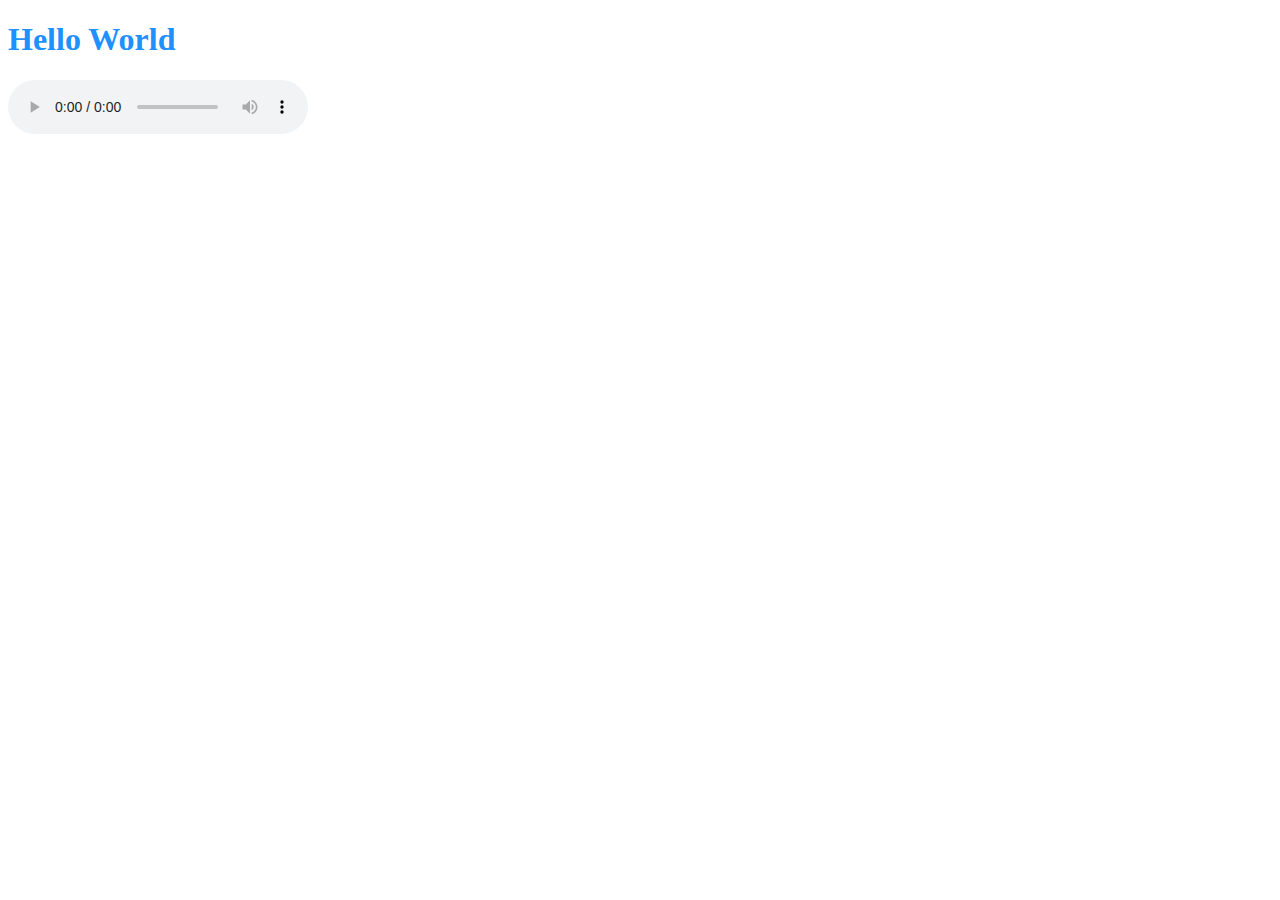
<file: index.html>
<!DOCTYPE html>
<html>
	<head>
		<title>Hello World</title>
	</head>
	<body>
		<h1 style="color:DodgerBlue;">Hello World</h1>
    <audio
        id="sea-waves"
        controls
        src="http://soundbible.com/grab.php?id=885&type=mp3">
        Your browser does not support the <code>audio</code> element.
    </audio>
	</body>
</html>
</file>
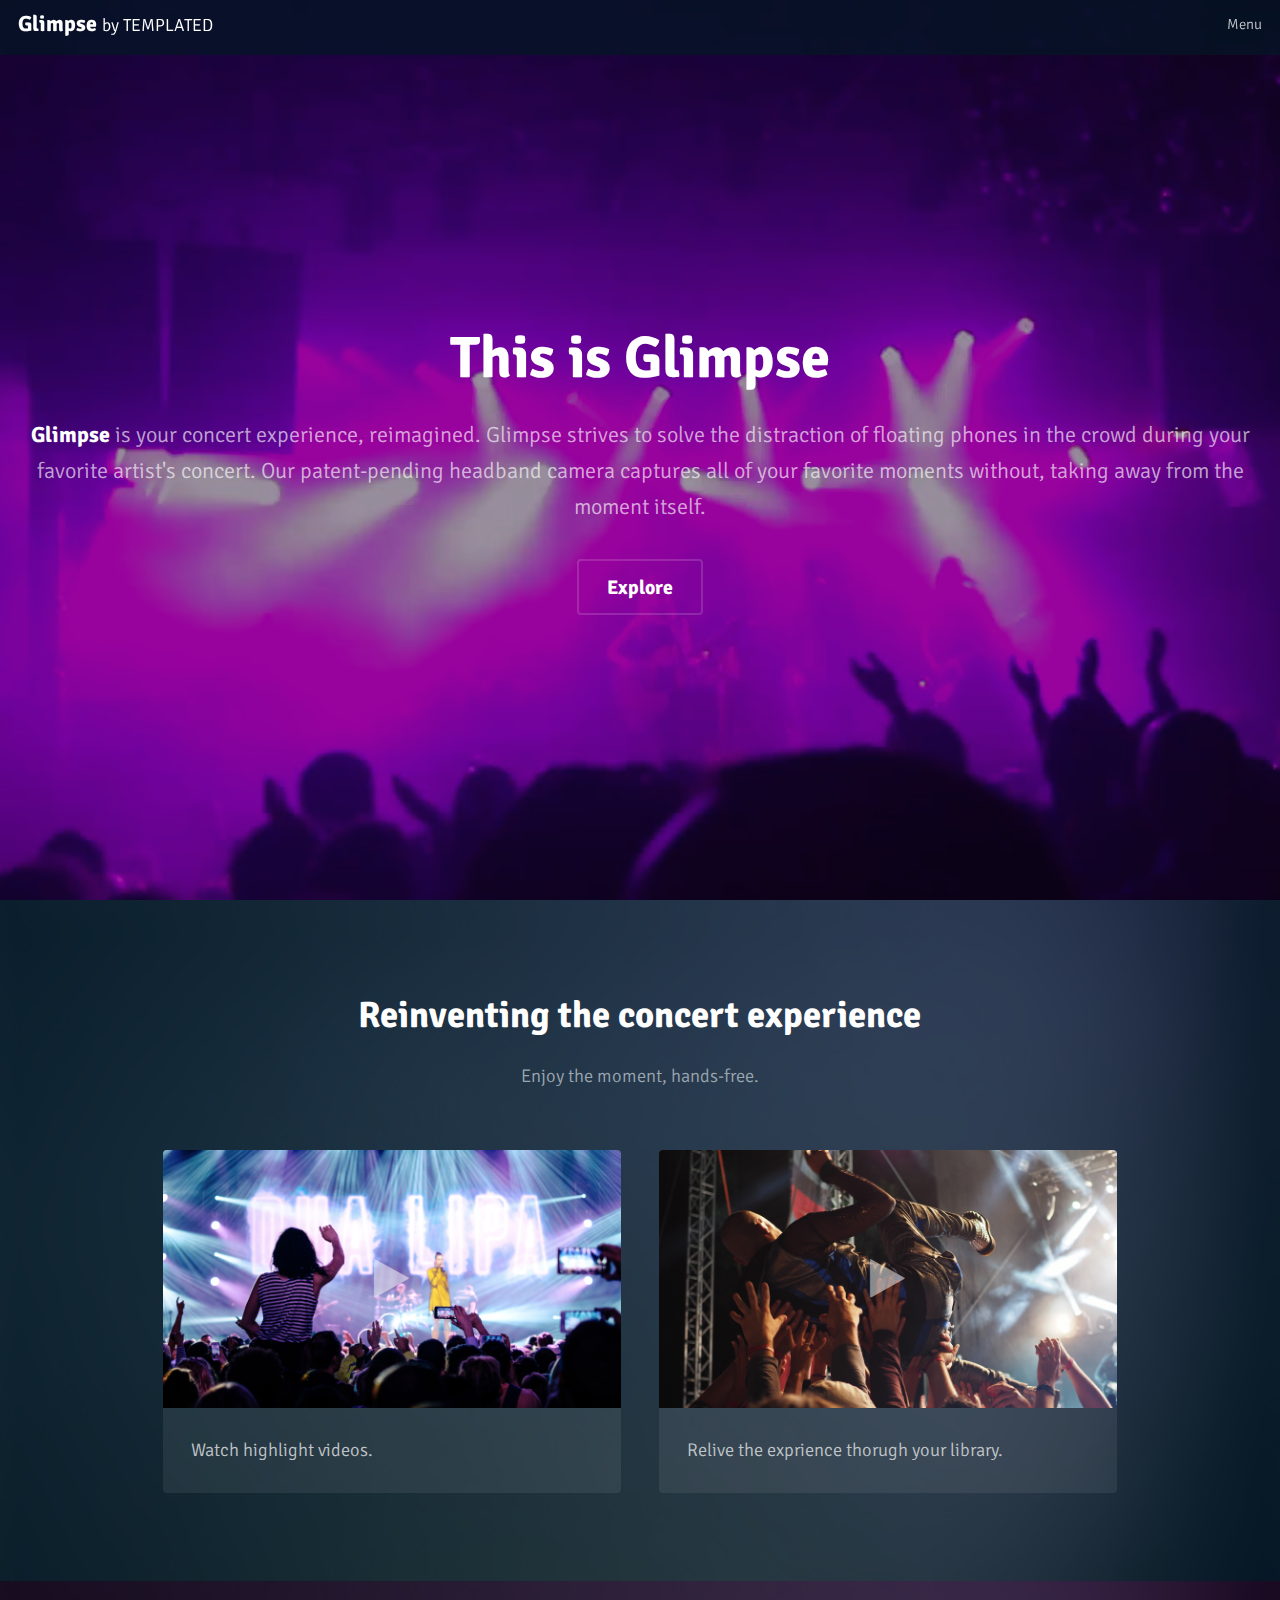
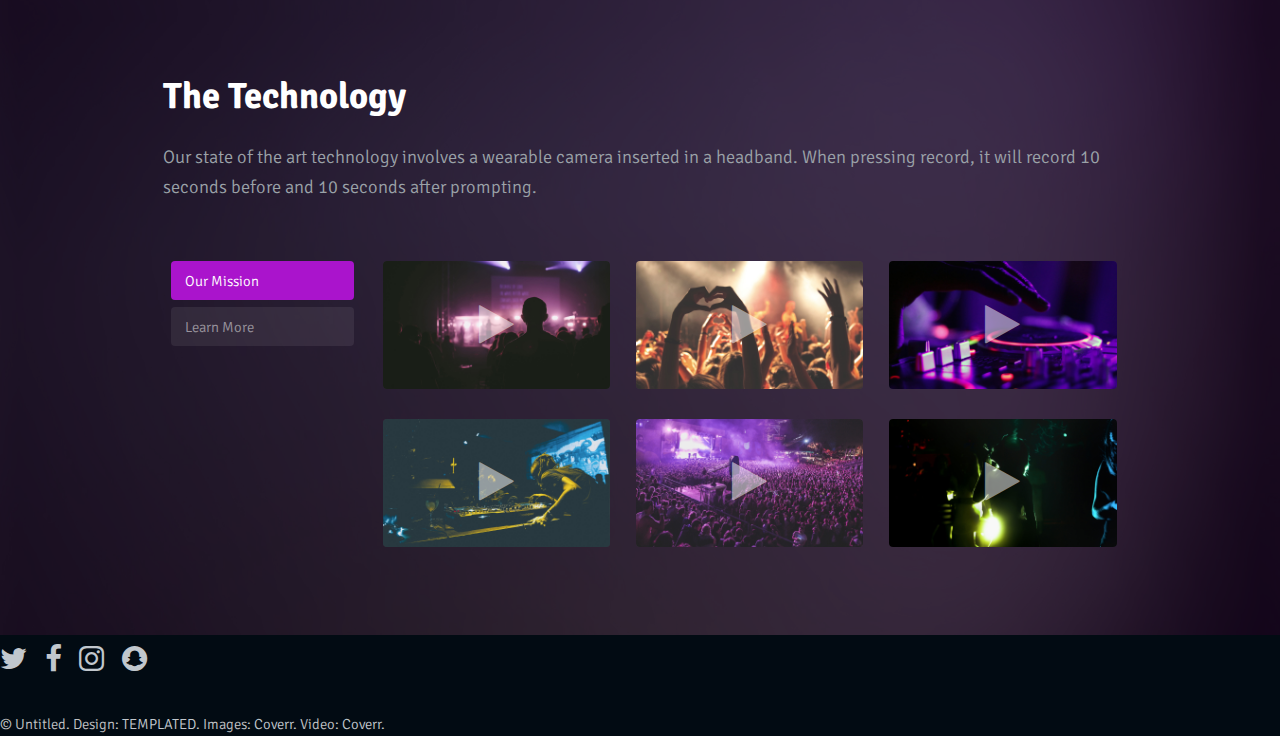
<file: templated-broadcast/index.html>
<!DOCTYPE HTML>
<!--
	Broadcast by TEMPLATED
	templated.co @templatedco
	Released for free under the Creative Commons Attribution 3.0 license (templated.co/license)
-->
<html>
	<head>
		<title>Glimpse</title>
		<meta charset="utf-8" />
		<meta name="viewport" content="width=device-width, initial-scale=1" />
		<link rel="stylesheet" href="assets/css/main.css" />
	</head>
	<body>

		<!-- Header -->
			<header id="header">
				<h1><a href="#">Glimpse <span>by TEMPLATED</span></a></h1>
				<a href="#menu">Menu</a>
			</header>

		<!-- Nav -->
			<nav id="menu">
				<ul class="links">
					<li><a href="index.html">Home</a></li>
					<li><a href="generic.html">Generic</a></li>
					<li><a href="elements.html">Elements</a></li>
				</ul>
			</nav>

			<!-- Banner -->
			<!--
				To use a video as your background, set data-video to the name of your video without
				its extension (eg. images/banner). Your video must be available in both .mp4 and .webm
				formats to work correctly.
			-->
				<section id="banner" data-video="images/banner">
					<div class="inner">
						<header>
							<h1>This is Glimpse</h1>
							<p><strong>Glimpse</strong> is your concert experience, reimagined. Glimpse strives to solve the distraction of floating phones in the crowd during your favorite artist's concert. Our patent-pending headband camera captures all of your favorite moments without, taking away from the moment itself.</p>
						</header>
						<a href="#main" class="button big alt scrolly">Explore</a>
					</div>

				</section>

		<!-- Main -->
			<div id="main">

			<!-- One -->
				<section class="wrapper style1">
					<div class="inner">
						<header class="align-center">
							<h2>Reinventing the concert experience</h2>
							<p>Enjoy the moment, hands-free.</p>
						</header>
						<!-- 2 Column Video Section -->
							<div class="flex flex-2">
								<div class="video col">
									<div class="image fit">
										<img src="images/pic07.jpg" alt="" />
										<div class="arrow">
											<div class="icon fa-play"></div>
										</div>
									</div>
									<p class="caption">
										Watch highlight videos.
									</p>
									<a href="generic.html" class="link"><span>Click Me</span></a>
								</div>
								<div class="video col">
									<div class="image fit">
										<img src="images/pic08.jpg" alt="" />
										<div class="arrow">
											<div class="icon fa-play"></div>
										</div>
									</div>
									<p class="caption">
										Relive the exprience thorugh your library.
									</p>
									<a href="generic.html" class="link"><span>Click Me</span></a>
								</div>
							</div>
					</div>
				</section>

			<!-- Two -->
				<section class="wrapper style2">
					<div class="inner">
						<header>
							<h2>The Technology</h2>
							<p>Our state of the art technology involves a wearable camera inserted in a headband. When pressing record, it will record 10 seconds before and 10 seconds after prompting.</p>
						</header>
						<!-- Tabbed Video Section -->
							<div class="flex flex-tabs">
								<ul class="tab-list">
									<li><a href="#" data-tab="tab-1" class="active">Our Mission</a></li>
									<li><a href="#" data-tab="tab-2">Learn More</a></li>
								</ul>
								<div class="tabs">

									<!-- Tab 1 -->
										<div class="tab tab-1 flex flex-3 active">
											<!-- Video Thumbnail -->
												<div class="video col">
													<div class="image fit">
														<img src="images/pic01.jpg" alt="" />
														<div class="arrow">
															<div class="icon fa-play"></div>
														</div>
													</div>
													<a href="generic.html" class="link"><span>Click Me</span></a>
												</div>
											<!-- Video Thumbnail -->
												<div class="video col">
													<div class="image fit">
														<img src="images/pic02.jpg" alt="" />
														<div class="arrow">
															<div class="icon fa-play"></div>
														</div>
													</div>
													<a href="generic.html" class="link"><span>Click Me</span></a>
												</div>
											<!-- Video Thumbnail -->
												<div class="video col">
													<div class="image fit">
														<img src="images/pic03.jpg" alt="" />
														<div class="arrow">
															<div class="icon fa-play"></div>
														</div>
													</div>
													<a href="generic.html" class="link"><span>Click Me</span></a>
												</div>
											<!-- Video Thumbnail -->
												<div class="video col">
													<div class="image fit">
														<img src="images/pic04.jpg" alt="" />
														<div class="arrow">
															<div class="icon fa-play"></div>
														</div>
													</div>
													<a href="generic.html" class="link"><span>Click Me</span></a>
												</div>
											<!-- Video Thumbnail -->
												<div class="video col">
													<div class="image fit">
														<img src="images/pic05.jpg" alt="" />
														<div class="arrow">
															<div class="icon fa-play"></div>
														</div>
													</div>
													<a href="generic.html" class="link"><span>Click Me</span></a>
												</div>
											<!-- Video Thumbnail -->
												<div class="video col">
													<div class="image fit">
														<img src="images/pic06.jpg" alt="" />
														<div class="arrow">
															<div class="icon fa-play"></div>
														</div>
													</div>
													<a href="generic.html" class="link"><span>Click Me</span></a>
												</div>
										</div>

									<!-- Tab 2 -->
										<div class="tab tab-2 flex flex-3">
											<!-- Video Thumbnail -->
												<div class="video col">
													<div class="image fit">
														<img src="images/pic06.jpg" alt="" />
														<div class="arrow">
															<div class="icon fa-play"></div>
														</div>
													</div>
													<a href="generic.html" class="link"><span>Click Me</span></a>
												</div>
											<!-- Video Thumbnail -->
												<div class="video col">
													<div class="image fit">
														<img src="images/pic05.jpg" alt="" />
														<div class="arrow">
															<div class="icon fa-play"></div>
														</div>
													</div>
													<a href="generic.html" class="link"><span>Click Me</span></a>
												</div>
											<!-- Video Thumbnail -->
												<div class="video col">
													<div class="image fit">
														<img src="images/pic04.jpg" alt="" />
														<div class="arrow">
															<div class="icon fa-play"></div>
														</div>
													</div>
													<a href="generic.html" class="link"><span>Click Me</span></a>
												</div>
											<!-- Video Thumbnail -->
												<div class="video col">
													<div class="image fit">
														<img src="images/pic03.jpg" alt="" />
														<div class="arrow">
															<div class="icon fa-play"></div>
														</div>
													</div>
													<a href="generic.html" class="link"><span>Click Me</span></a>
												</div>
											<!-- Video Thumbnail -->
												<div class="video col">
													<div class="image fit">
														<img src="images/pic02.jpg" alt="" />
														<div class="arrow">
															<div class="icon fa-play"></div>
														</div>
													</div>
													<a href="generic.html" class="link"><span>Click Me</span></a>
												</div>
											<!-- Video Thumbnail -->
												<div class="video col">
													<div class="image fit">
														<img src="images/pic01.jpg" alt="" />
														<div class="arrow">
															<div class="icon fa-play"></div>
														</div>
													</div>
													<a href="generic.html" class="link"><span>Click Me</span></a>
												</div>
										</div>

									<!-- Tab 3 -->
										<div class="tab tab-3 flex flex-3">
											<!-- Video Thumbnail -->
												<div class="video col">
													<div class="image fit">
														<img src="images/pic03.jpg" alt="" />
														<div class="arrow">
															<div class="icon fa-play"></div>
														</div>
													</div>
													<a href="generic.html" class="link"><span>Click Me</span></a>
												</div>
											<!-- Video Thumbnail -->
												<div class="video col">
													<div class="image fit">
														<img src="images/pic02.jpg" alt="" />
														<div class="arrow">
															<div class="icon fa-play"></div>
														</div>
													</div>
													<a href="generic.html" class="link"><span>Click Me</span></a>
												</div>
											<!-- Video Thumbnail -->
												<div class="video col">
													<div class="image fit">
														<img src="images/pic01.jpg" alt="" />
														<div class="arrow">
															<div class="icon fa-play"></div>
														</div>
													</div>
													<a href="generic.html" class="link"><span>Click Me</span></a>
												</div>
											<!-- Video Thumbnail -->
												<div class="video col">
													<div class="image fit">
														<img src="images/pic06.jpg" alt="" />
														<div class="arrow">
															<div class="icon fa-play"></div>
														</div>
													</div>
													<a href="generic.html" class="link"><span>Click Me</span></a>
												</div>
											<!-- Video Thumbnail -->
												<div class="video col">
													<div class="image fit">
														<img src="images/pic05.jpg" alt="" />
														<div class="arrow">
															<div class="icon fa-play"></div>
														</div>
													</div>
													<a href="generic.html" class="link"><span>Click Me</span></a>
												</div>
											<!-- Video Thumbnail -->
												<div class="video col">
													<div class="image fit">
														<img src="images/pic04.jpg" alt="" />
														<div class="arrow">
															<div class="icon fa-play"></div>
														</div>
													</div>
													<a href="generic.html" class="link"><span>Click Me</span></a>
												</div>
										</div>

								</div>
							</div>
					</div>
				</section>


				<div class="copyright">
					<ul class="icons">
						<li><a href="#" class="icon fa-twitter"><span class="label">Twitter</span></a></li>
						<li><a href="#" class="icon fa-facebook"><span class="label">Facebook</span></a></li>
						<li><a href="#" class="icon fa-instagram"><span class="label">Instagram</span></a></li>
						<li><a href="#" class="icon fa-snapchat"><span class="label">Snapchat</span></a></li>
					</ul>
					&copy; Untitled. Design: <a href="https://templated.co">TEMPLATED</a>. Images: <a href="https://unsplash.com">Coverr</a>. Video: <a href="https://coverr.co">Coverr</a>.
				</div>
			</footer>

		<!-- Scripts -->
			<script src="assets/js/jquery.min.js"></script>
			<script src="assets/js/jquery.scrolly.min.js"></script>
			<script src="assets/js/skel.min.js"></script>
			<script src="assets/js/util.js"></script>
			<script src="assets/js/main.js"></script>

	</body>
</html>
</file>
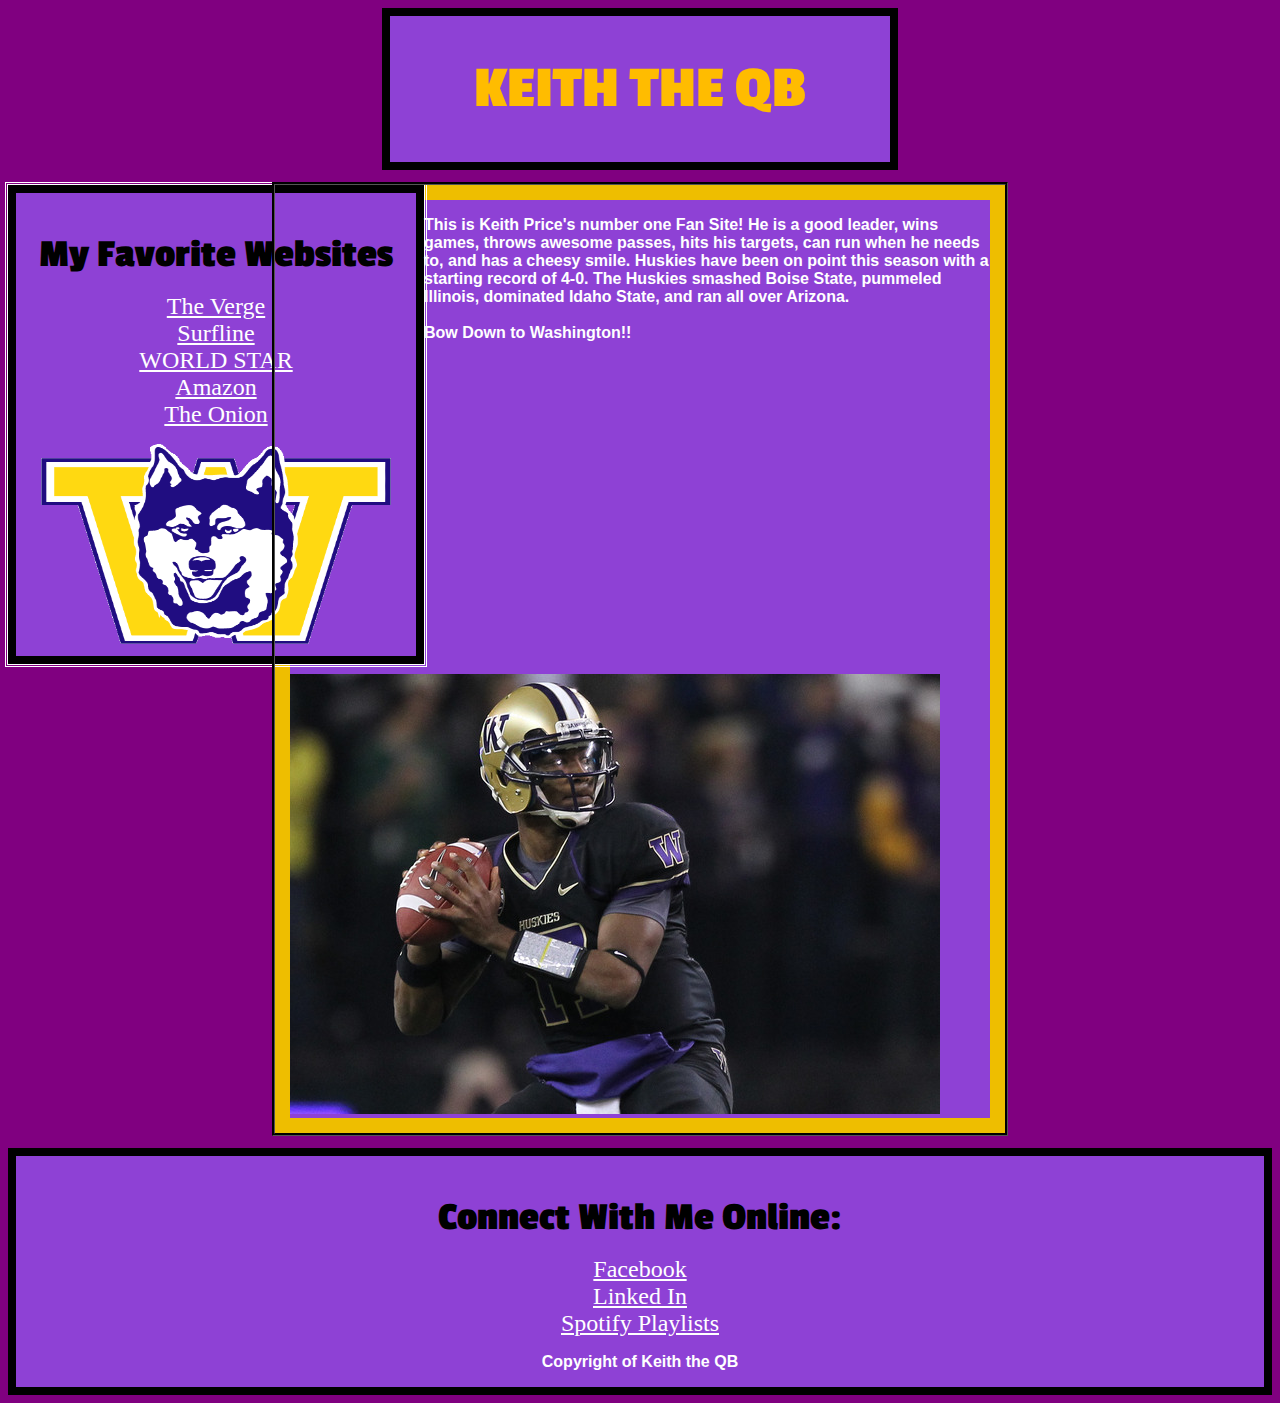
<file: introToCss.html>
<!DOCTYPE html>
	<head> 
		<title> Keith the QB  </title>
		<link rel="stylesheet" type="text/css" href="test.css" />
		<link href='http://fonts.googleapis.com/css?family=Passion+One' rel='stylesheet' type='text/css'>
	</head>

	<body>
		<div id = "Header">
			<h1> Keith the QB </h1>
		</div>
		
		<div id = "LeftNav">
			<h3> My Favorite Websites </h3>
			<ul>
				<li><a href="https://www.theverge.com">The Verge</a></li>
				<li><a href="https://www.surfline.com">Surfline</a></li>
				<li><a href="https://www.worldstarhiphop">WORLD STAR</a></li>
				<li><a href="https://www.amazon.com">Amazon</a></li>
				<li><a href="https://www.theonion.com">The Onion</a></li>
			</ul>
			<img src="icon.gif" width="350px" height="200px">
		</div>
		
		<div id = "Content">
			<p> This is Keith Price's number one Fan Site! He is a good leader, wins games, throws awesome passes, hits his targets, can run when he needs to, and has a cheesy smile. Huskies have been on point this season with a starting record of 4-0. The Huskies smashed Boise State, pummeled Illinois, dominated Idaho State, and ran all over Arizona. <br /><br /> <span id="bow">Bow Down to Washington!!</span></p>
			<img src="price.jpg">
		</div>
		
		<div id = "Footer">
			<h3>Connect With Me Online:</h3>
			<ul>
				<li><a href="https://www.Facebook.com">Facebook</a></li>
				<li><a href="https://www.Linkedin.com">Linked In</a></li>
				<li><a href="https://www.Spotify.com">Spotify Playlists</a></li>
			</ul>
			<p>Copyright of Keith the QB</p>
		</div>

	</body>

</html>
</file>
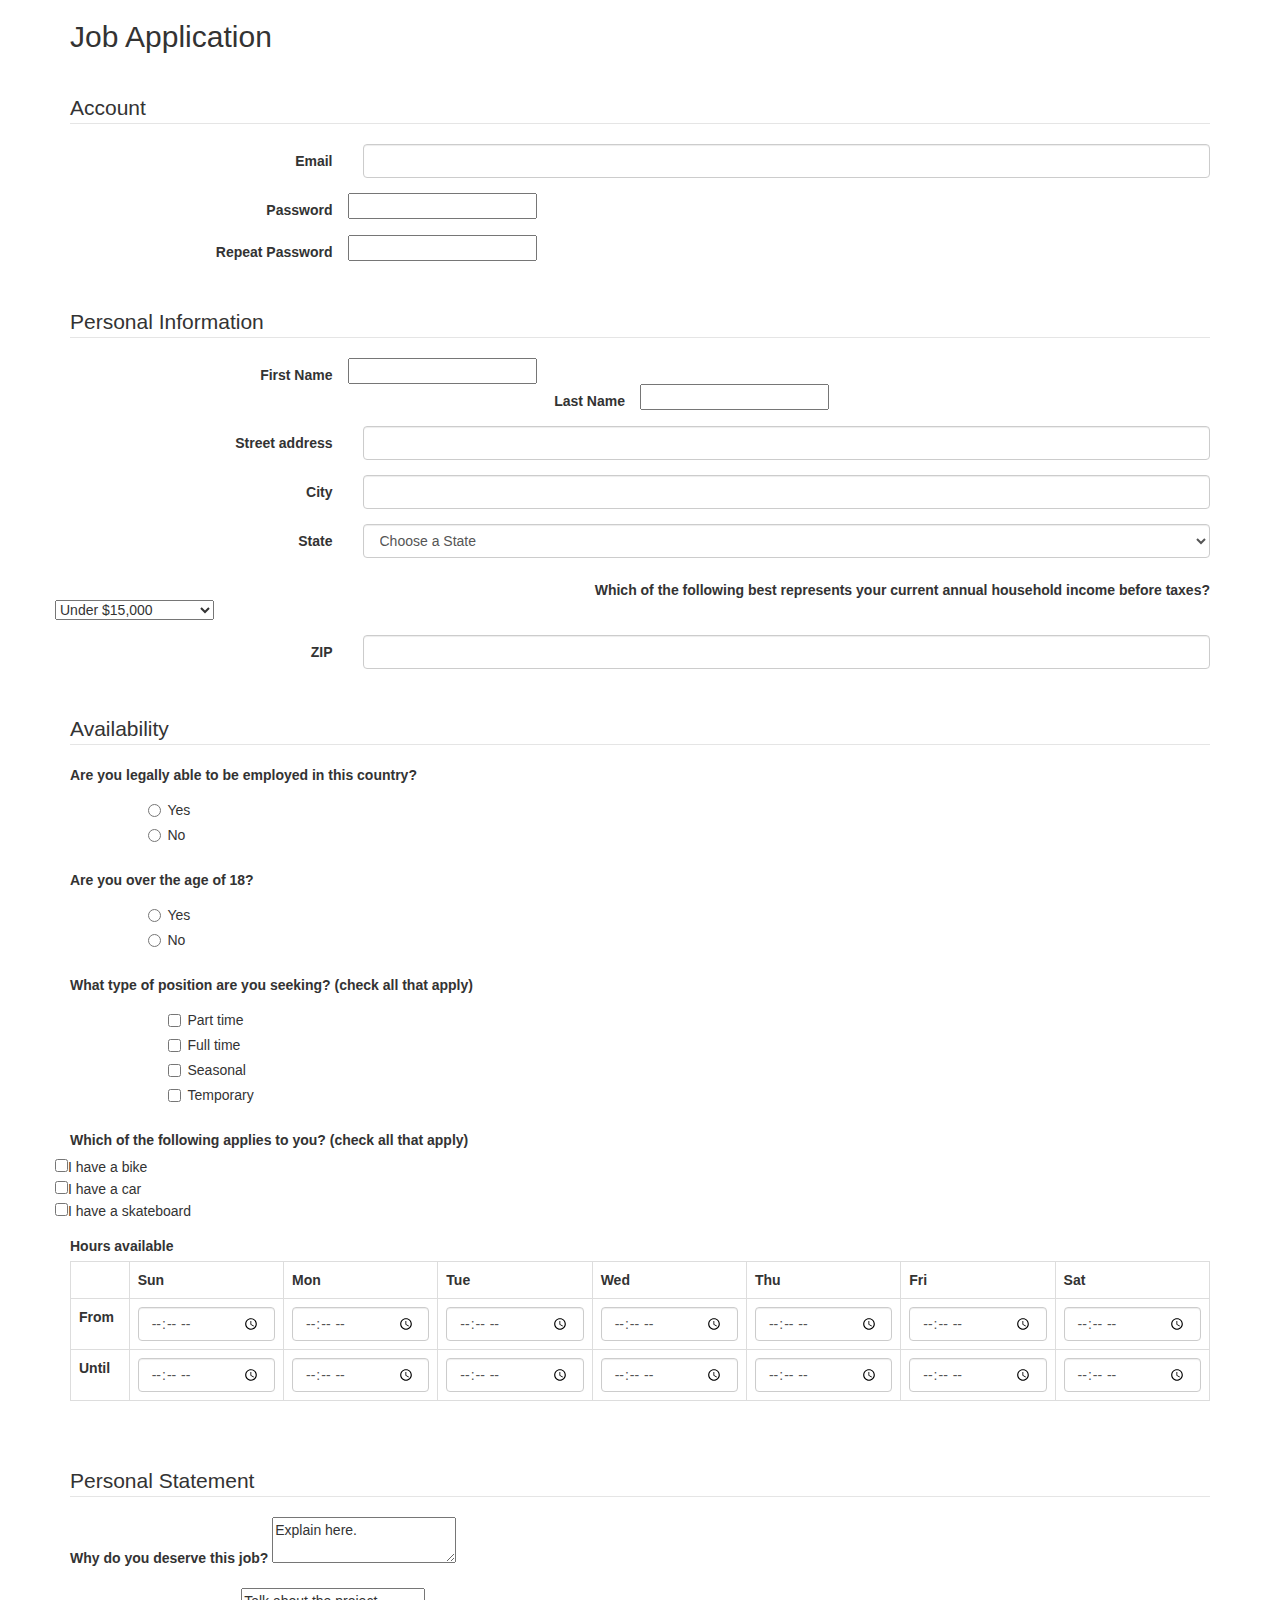
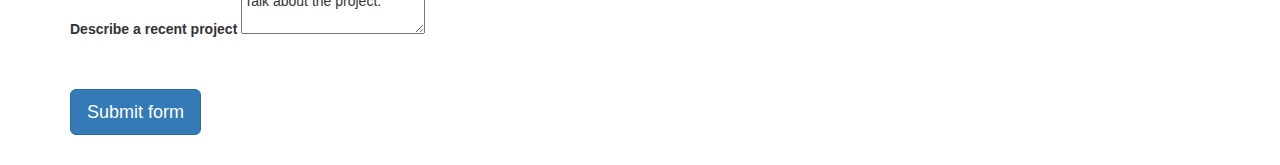
<file: jobApplicationForm.html>
<!DOCTYPE html>
<html>
<head>
	<meta charset="utf-8">
	<meta name="viewport" content="width=device-width, initial-scale=1.0">
	<title>Job Application</title>
	<link href="http://netdna.bootstrapcdn.com/bootstrap/3.0.0/css/bootstrap.min.css" rel="stylesheet">
</head>
<body>
<div class="container">

<h2>Job Application</h2>
<p>&nbsp;</p>

<form role="form" action="http://gclass.jharshe.com/formtest.php" method="post">

	<fieldset class="form-horizontal" >
		<legend>Account</legend>
		<div class="form-group">
			<label class="col-sm-3 control-label">Email</label>
			<div class="col-sm-9">
				<input class="form-control" type="text" name="email">
			</div>
		</div>
		<div class="form-group">
			<label class="col-sm-3 control-label">Password</label>
			<input type="password" name="pwd">
		</div>
		<div class="form-group">
			<label class="col-sm-3 control-label">Repeat Password</label>
			<input type="password" name="pwd">
		</div>
	</fieldset>

	<p>&nbsp;</p>

	<fieldset class="form-horizontal" >
		<legend>Personal Information</legend>
		<div class="form-group">
			<label class="col-sm-3 control-label">First Name</label><input type="text" name="firstname"><br>
			<label class="col-sm-3 control-label">Last Name</label><input type="text" name="lastname">
		</div>
		
		<div class="form-group">
			<label class="col-sm-3 control-label">Street address</label>
			<div class="col-sm-9">
				<input class="form-control" type="text" name="street">
			</div>
		</div>
		<div class="form-group">
			<label class="col-sm-3 control-label">City</label>
			<div class="col-sm-9">
				<input class="form-control" type="text" name="city">
			</div>
		</div>
		<div class="form-group">
			<label class="col-sm-3 control-label">State</label>
			<div class="col-sm-9">
				<select class="form-control" name="state">
					<option value="" selected="true">Choose a State</option>
					<option value="AL">Alabama</option>
					<option value="AK">Alaska</option>
					<option value="AZ">Arizona</option>
					<option value="AR">Arkansas</option>
					<option value="CA">California</option>
					<option value="CO">Colorado</option>
					<option value="CT">Connecticut</option>
					<option value="DE">Delaware</option>
					<option value="DC">District of Columbia</option>
					<option value="FL">Florida</option>
					<option value="GA">Georgia</option>
					<option value="HI">Hawaii</option>
					<option value="ID">Idaho</option>
					<option value="IL">Illinois</option>
					<option value="IN">Indiana</option>
					<option value="IA">Iowa</option>
					<option value="KS">Kansas</option>
					<option value="KY">Kentucky</option>
					<option value="LA">Louisiana</option>
					<option value="ME">Maine</option>
					<option value="MD">Maryland</option>
					<option value="MA">Massachusetts</option>
					<option value="MI">Michigan</option>
					<option value="MN">Minnesota</option>
					<option value="MS">Mississippi</option>
					<option value="MO">Missouri</option>
					<option value="MT">Montana</option>
					<option value="NE">Nebraska</option>
					<option value="NV">Nevada</option>
					<option value="NH">New Hampshire</option>
					<option value="NJ">New Jersey</option>
					<option value="NM">New Mexico</option>
					<option value="NY">New York</option>
					<option value="NC">North Carolina</option>
					<option value="ND">North Dakota</option>
					<option value="OH">Ohio</option>
					<option value="OK">Oklahoma</option>
					<option value="OR">Oregon</option>
					<option value="PA">Pennsylvania</option>
					<option value="RI">Rhode Island</option>
					<option value="SC">South Carolina</option>
					<option value="SD">South Dakota</option>
					<option value="TN">Tennessee</option>
					<option value="TX">Texas</option>
					<option value="UT">Utah</option>
					<option value="VT">Vermont</option>
					<option value="VA">Virginia</option>
					<option value="WA">Washington</option>
					<option value="WV">West Virginia</option>
					<option value="WI">Wisconsin</option>
					<option value="WY">Wyoming</option>
				</select>
			</div>
		</div>
		
		<div class="form-group row">
			<div>
				<label class="col-sm-12 control-label">Which of the following best represents your current annual household income before taxes?</label>
				<div>
					<select name="income">
						<option value="under15">Under $15,000</option>
						<option value="15-25">$15,000 to $24,999</option> <option value="25">$25,000 to $34,999</option>
						<option value="25-50">$25,000 to $49,999</option>
						<option value="50-75">$50,000 to $74,999</option> <option value="75-100">$75,000 to $99,999</option>
						<option value="100-200">$100,000 to $199,999</option>
						<option value="200over">$200,000+</option>
					</select>
				</div>
			</div>
		</div>
		
		
		<div class="form-group">
			<label class="col-sm-3 control-label">ZIP</label>
			<div class="col-sm-9">
				<input class="form-control" type="text" name="zip">
			</div>
		</div>
	</fieldset>

	<p>&nbsp;</p>

	<fieldset>
		<legend>Availability</legend>
		<div class="form-group row">
			<label class="col-sm-12 control-label">Are you legally able to be employed in this country?</label>
			<div class="col-sm-offset-1 col-sm-11">
				<div class="radio">
					<input type="radio" name="answer" value="yes"> Yes<br>
				</div>
				<div class="radio">
					<input type="radio" name="answer" value="no"> No
				</div>
			</div>
		</div>
		
		<div class="form-group row">
			<label class="col-sm-12 control-label">Are you over the age of 18?</label>
			<div class="col-sm-offset-1 col-sm-11">
				<div class="radio">
					<input type="radio" name="answer" value="yes"> Yes<br>
				</div>
				<div class="radio">
					<input type="radio" name="answer" value="no"> No
				</div>
			</div>
		</div>
		
		<div class="form-group row">
			<label class="col-sm-12 control-label">What type of position are you seeking? (check all that apply)</label>
			<div class="col-sm-offset-1 col-sm-11">
				<div class="checkbox">
					<label>
						<input type="checkbox" name="position_pt" value="parttime">
						Part time
					</label>
				</div>
				<div class="checkbox">
					<label>
						<input type="checkbox" name="position_ft" value="fulltime">
						Full time
					</label>
				</div>
				<div class="checkbox">
					<label>
						<input type="checkbox" name="position_sl" value="seasonal">
						Seasonal
					</label>
				</div>
				<div class="checkbox">
					<label>
						<input type="checkbox" name="position_tp" value="temporary">
						Temporary
					</label>
				</div>
			</div>
		</div>
		
		<div class="form-group row">
			<div>
				<label class="col-sm-12 control-label">Which of the following applies to you? (check all that apply)</label>
				<div>
					<input type="checkbox" name="vehicle" value="Bike">I have a bike<br>
					<input type="checkbox" name="vehicle" value="Car">I have a car<br>
					<input type="checkbox" name="vehicle" value="Skatebord">I have a skateboard<br>
				</div>
			</div>
		</div>

		
		<div class="form-group row">
			<label class="col-sm-12 control-label">Hours available</label>
			<div class="col-sm-12">
				<table class="table table-bordered">
					<tr>
						<td></td>
						<th>Sun</th>
						<th>Mon</th>
						<th>Tue</th>
						<th>Wed</th>
						<th>Thu</th>
						<th>Fri</th>
						<th>Sat</th>
					</tr>
					<tr>
						<th>From</th>
						<td><input class="form-control" type="time" name="su_from"></td>
						<td><input class="form-control" type="time" name="mo_from"></td>
						<td><input class="form-control" type="time" name="tu_from"></td>
						<td><input class="form-control" type="time" name="we_from"></td>
						<td><input class="form-control" type="time" name="th_from"></td>
						<td><input class="form-control" type="time" name="fr_from"></td>
						<td><input class="form-control" type="time" name="sa_from"></td>
					</tr>
					<tr>
						<th>Until</th>
						<td><input class="form-control" type="time" name="su_until"></td>
						<td><input class="form-control" type="time" name="mo_until"></td>
						<td><input class="form-control" type="time" name="tu_until"></td>
						<td><input class="form-control" type="time" name="we_until"></td>
						<td><input class="form-control" type="time" name="th_until"></td>
						<td><input class="form-control" type="time" name="fr_until"></td>
						<td><input class="form-control" type="time" name="sa_until"></td>
					</tr>
				</table>
			</div>
		</div>
	</fieldset>

	<p>&nbsp;</p>

	<fieldset>
		<legend>Personal Statement</legend>
		<div class="form-group">
			<label class="control-label">Why do you deserve this job?</label>
			<textarea name="essay">Explain here.</textarea>
		</div>
		<div class="form-group">
			<label class="control-label">Describe a recent project</label>
			<textarea name="essay">Talk about the project.</textarea>
		</div>
	</fieldset>

	<p>&nbsp;</p>

	<input class="btn btn-primary btn-lg" type="submit" value="Submit form">

	<p>&nbsp;</p>

</form>
</div><!-- close .container -->
</body>
</html>
</file>
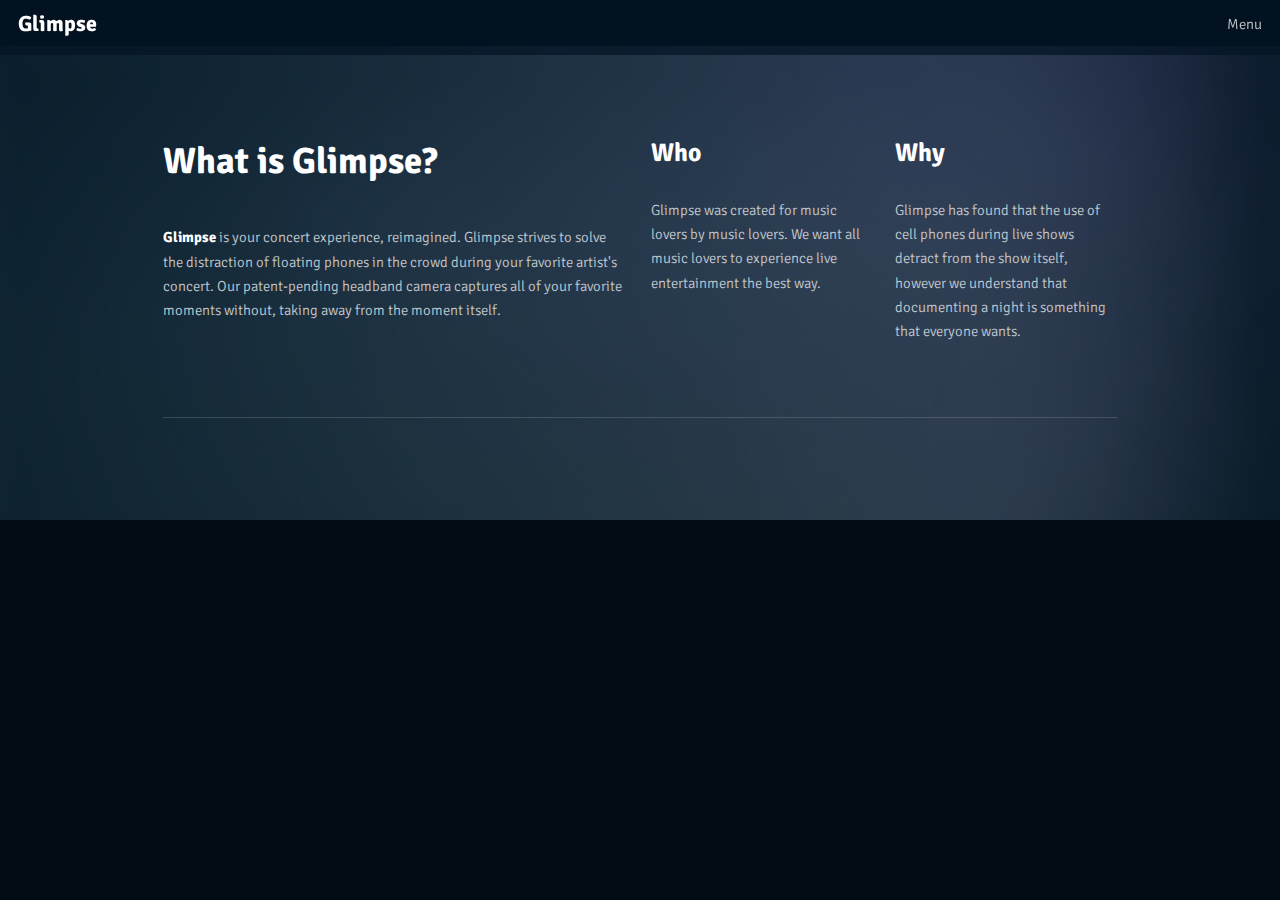
<file: templated-broadcast/elements.html>
<!DOCTYPE HTML>
<!--
	Broadcast by TEMPLATED
	templated.co @templatedco
	Released for free under the Creative Commons Attribution 3.0 license (templated.co/license)
-->
<html>
	<head>
		<title>Glimpse</title>
		<meta charset="utf-8" />
		<meta name="viewport" content="width=device-width, initial-scale=1" />
		<link rel="stylesheet" href="assets/css/main.css" />
	</head>
	<body class="subpage">

		<!-- Header -->
			<header id="header">
				<h1><a href="#">Glimpse</a></h1>
				<a href="#menu">Menu</a>
			</header>

		<!-- Nav -->
			<nav id="menu">
				<ul class="links">
					<li><a href="index.html">Home</a></li>
					<li><a href="generic.html">Generic</a></li>
					<li><a href="elements.html">Elements</a></li>
				</ul>
			</nav>

		<!-- Main -->
			<div id="main">
				<section class="wrapper style1">
				<div class="inner">

				<!-- Intro -->
					<div class="row">
						<section class="6u 12u$(medium)">
							<h2>What is Glimpse?</h2>
							<p><strong>Glimpse</strong> is your concert experience, reimagined. Glimpse strives to solve the distraction of floating phones in the crowd during your favorite artist's concert. Our patent-pending headband camera captures all of your favorite moments without, taking away from the moment itself.</p>
						</section>
						<section class="3u 6u(medium) 12u$(small)">
							<h3>Who</h3>
							<p>Glimpse was created for music lovers by music lovers. We want all music lovers to experience live entertainment the best way.</p>
						</section>
						<section class="3u$ 6u$(medium) 12u$(small)">
							<h3>Why</h3>
							<p>Glimpse has found that the use of cell phones during live shows detract from the show itself, however we understand that documenting a night is something that everyone wants.</p>
						</section>
					</div>

				<hr class="major" />


		<!-- Scripts -->
			<script src="assets/js/jquery.min.js"></script>
			<script src="assets/js/jquery.scrolly.min.js"></script>
			<script src="assets/js/skel.min.js"></script>
			<script src="assets/js/util.js"></script>
			<script src="assets/js/main.js"></script>

	</body>
</html>
</file>
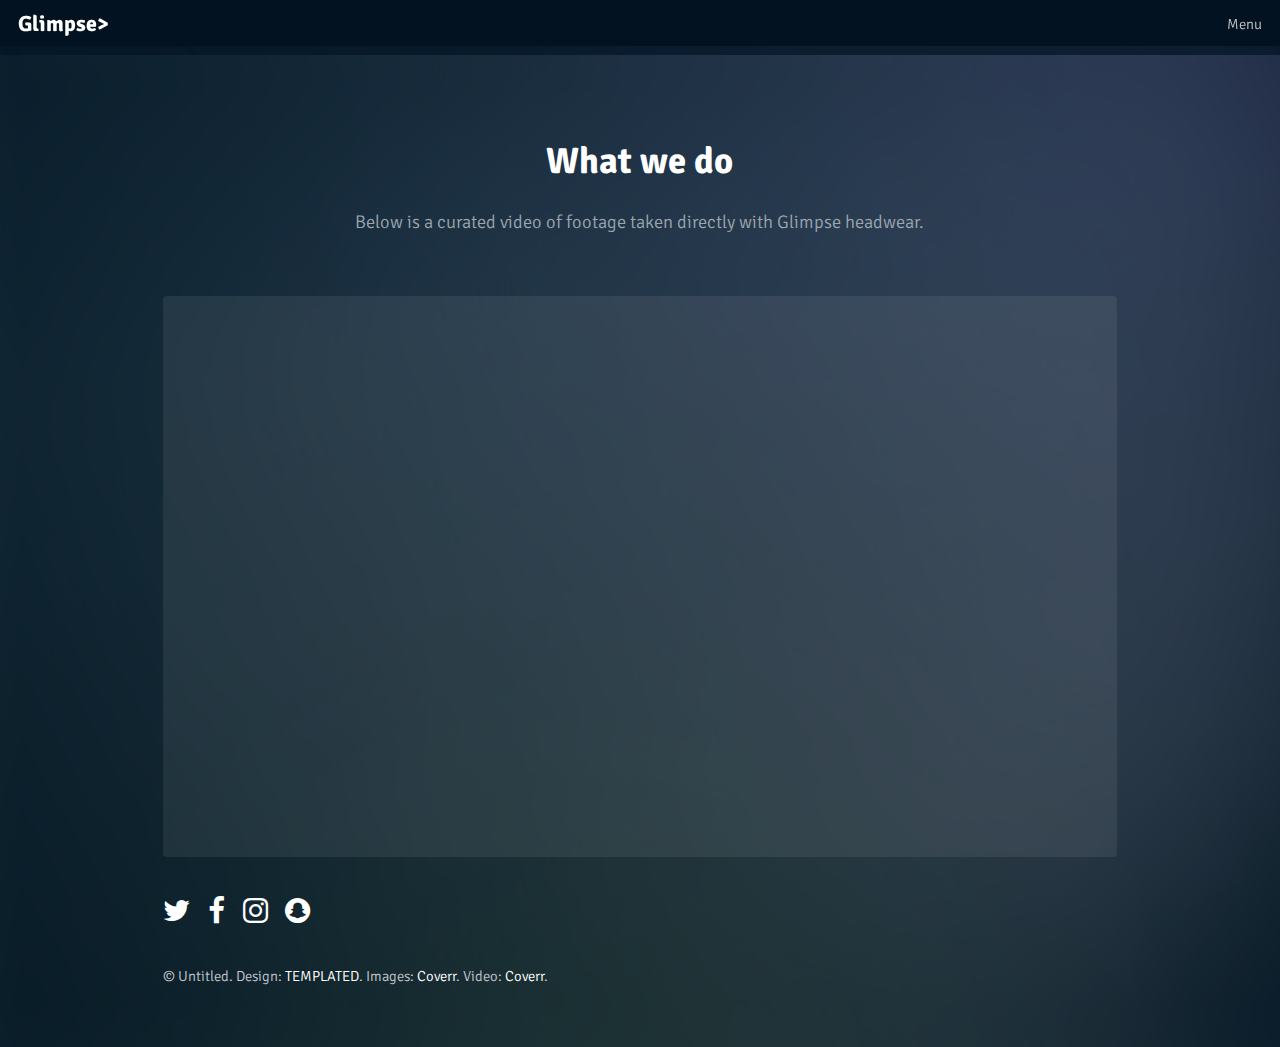
<file: templated-broadcast/generic.html>
<!DOCTYPE HTML>
<!--
	Broadcast by TEMPLATED
	templated.co @templatedco
	Released for free under the Creative Commons Attribution 3.0 license (templated.co/license)
-->
<html>
	<head>
		<title>Glimpse</title>
		<meta charset="utf-8" />
		<meta name="viewport" content="width=device-width, initial-scale=1" />
		<link rel="stylesheet" href="assets/css/main.css" />
	</head>
	<body class="subpage">

		<!-- Header -->
			<header id="header">
				<h1><a href="#">Glimpse></a></h1>
				<a href="#menu">Menu</a>
			</header>

		<!-- Nav -->
			<nav id="menu">
				<ul class="links">
					<li><a href="index.html">Home</a></li>
					<li><a href="generic.html">Generic</a></li>
					<li><a href="elements.html">Elements</a></li>
				</ul>
			</nav>

		<!-- Main -->
			<div id="main">

			<!-- One -->
				<section class="wrapper style1">
					<div class="inner">
						<header class="align-center">
							<h2>What we do</h2>
							<p>Below is a curated video of footage taken directly with Glimpse headwear.</p>
						</header>
						<div class="video">
							<div class="video-wrapper">
								<iframe width="560" height="315" src="https://www.youtube.com/embed/s6zR2T9vn2c" frameborder="0" allowfullscreen></iframe>
							</div>
						</div>

				<div class="copyright">
					<ul class="icons">
						<li><a href="#" class="icon fa-twitter"><span class="label">Twitter</span></a></li>
						<li><a href="#" class="icon fa-facebook"><span class="label">Facebook</span></a></li>
						<li><a href="#" class="icon fa-instagram"><span class="label">Instagram</span></a></li>
						<li><a href="#" class="icon fa-snapchat"><span class="label">Snapchat</span></a></li>
					</ul>
					&copy; Untitled. Design: <a href="https://templated.co">TEMPLATED</a>. Images: <a href="https://unsplash.com">Coverr</a>. Video: <a href="https://coverr.co">Coverr</a>.
				</div>
			</footer>

		<!-- Scripts -->
			<script src="assets/js/jquery.min.js"></script>
			<script src="assets/js/jquery.scrolly.min.js"></script>
			<script src="assets/js/skel.min.js"></script>
			<script src="assets/js/util.js"></script>
			<script src="assets/js/main.js"></script>

	</body>
</html>
</file>
<file: test.css>
#Header {
	width: 500px;
	margin-left: auto;
	margin-right: auto;
	margin-bottom: 15px;
	border: solid 8px black;
	text-align: center;
	background-color: #8E41D5;
	
}

#LeftNav {
	width: 400px;
	float: left;
	margin-bottom: 10px;
	border: solid 8px black;
	text-align: center;
	padding-bottom: 8px;
	background-color: #8E41D5;
	outline-style: double;
	outline-color: white;
}

#Content {
	width: 700px;
	margin-left: auto;
	margin-right: auto;
	margin-bottom: 15px;
	border: solid 8px black;
	background-color: #8E41D5;
	border: 15px solid #EEBE00;
	outline-style: groove;
	outline-color: black;
}

#Footer {
	margin-left: auto;
	margin-right: auto;
	margin-bottom: 2px;
	border: solid 8px black;
	text-align: center;
	background-color: #8E41D5;
}

ul{
	list-style-type: none;
	padding-left: 0px;
}

#Header h1{	
	font-size: 60px;
	font-family: "Passion One";
	color: #FFBC00;
	font-weight: bold;
	text-transform: uppercase
}

p{
	font-family: "Arial";
	color: #FFFFFF;
	font-weight: bold;
}

h3{
	font-color: #FFBC00;
	font-size: 40px;
	font-family: "Passion One";
	margin-bottom: 0px;
	
}

body {
	background-color: purple;
}

a {
	color: white;
	font-size: bold;
	font-size: 24px;
}
</file>
<file: templated-broadcast/assets/css/main.css>
@charset "UTF-8";
@import url(font-awesome.min.css);
@import url("https://fonts.googleapis.com/css?family=Signika:300,700");

/*
	Broadcast by TEMPLATED
	templated.co @templatedco
	Released for free under the Creative Commons Attribution 3.0 license (templated.co/license)
*/

/* Reset */

	html, body, div, span, applet, object, iframe, h1, h2, h3, h4, h5, h6, p, blockquote, pre, a, abbr, acronym, address, big, cite, code, del, dfn, em, img, ins, kbd, q, s, samp, small, strike, strong, sub, sup, tt, var, b, u, i, center, dl, dt, dd, ol, ul, li, fieldset, form, label, legend, table, caption, tbody, tfoot, thead, tr, th, td, article, aside, canvas, details, embed, figure, figcaption, footer, header, hgroup, menu, nav, output, ruby, section, summary, time, mark, audio, video {
		margin: 0;
		padding: 0;
		border: 0;
		font-size: 100%;
		font: inherit;
		vertical-align: baseline;
	}

	article, aside, details, figcaption, figure, footer, header, hgroup, menu, nav, section {
		display: block;
	}

	body {
		line-height: 1;
	}

	ol, ul {
		list-style: none;
	}

	blockquote, q {
		quotes: none;
	}

	blockquote:before, blockquote:after, q:before, q:after {
		content: '';
		content: none;
	}

	table {
		border-collapse: collapse;
		border-spacing: 0;
	}

	body {
		-webkit-text-size-adjust: none;
	}

/* Box Model */

	*, *:before, *:after {
		-moz-box-sizing: border-box;
		-webkit-box-sizing: border-box;
		box-sizing: border-box;
	}

/* Containers */

	.container {
		margin-left: auto;
		margin-right: auto;
	}

	.container.\31 25\25 {
		width: 100%;
		max-width: 100em;
		min-width: 80em;
	}

	.container.\37 5\25 {
		width: 60em;
	}

	.container.\35 0\25 {
		width: 40em;
	}

	.container.\32 5\25 {
		width: 20em;
	}

	.container {
		width: 80em;
	}

	@media screen and (max-width: 1680px) {

		.container.\31 25\25 {
			width: 100%;
			max-width: 100em;
			min-width: 80em;
		}

		.container.\37 5\25 {
			width: 60em;
		}

		.container.\35 0\25 {
			width: 40em;
		}

		.container.\32 5\25 {
			width: 20em;
		}

		.container {
			width: 80em;
		}

	}

	@media screen and (max-width: 1280px) {

		.container.\31 25\25 {
			width: 100%;
			max-width: 81.25em;
			min-width: 65em;
		}

		.container.\37 5\25 {
			width: 48.75em;
		}

		.container.\35 0\25 {
			width: 32.5em;
		}

		.container.\32 5\25 {
			width: 16.25em;
		}

		.container {
			width: 65em;
		}

	}

	@media screen and (max-width: 980px) {

		.container.\31 25\25 {
			width: 100%;
			max-width: 112.5%;
			min-width: 90%;
		}

		.container.\37 5\25 {
			width: 67.5%;
		}

		.container.\35 0\25 {
			width: 45%;
		}

		.container.\32 5\25 {
			width: 22.5%;
		}

		.container {
			width: 90%;
		}

	}

	@media screen and (max-width: 736px) {

		.container.\31 25\25 {
			width: 100%;
			max-width: 112.5%;
			min-width: 90%;
		}

		.container.\37 5\25 {
			width: 67.5%;
		}

		.container.\35 0\25 {
			width: 45%;
		}

		.container.\32 5\25 {
			width: 22.5%;
		}

		.container {
			width: 90% !important;
		}

	}

	@media screen and (max-width: 480px) {

		.container.\31 25\25 {
			width: 100%;
			max-width: 112.5%;
			min-width: 90%;
		}

		.container.\37 5\25 {
			width: 67.5%;
		}

		.container.\35 0\25 {
			width: 45%;
		}

		.container.\32 5\25 {
			width: 22.5%;
		}

		.container {
			width: 90% !important;
		}

	}

/* Grid */

	.row {
		border-bottom: solid 1px transparent;
		-moz-box-sizing: border-box;
		-webkit-box-sizing: border-box;
		box-sizing: border-box;
	}

	.row > * {
		float: left;
		-moz-box-sizing: border-box;
		-webkit-box-sizing: border-box;
		box-sizing: border-box;
	}

	.row:after, .row:before {
		content: '';
		display: block;
		clear: both;
		height: 0;
	}

	.row.uniform > * > :first-child {
		margin-top: 0;
	}

	.row.uniform > * > :last-child {
		margin-bottom: 0;
	}

	.row.\30 \25 > * {
		padding: 0 0 0 0em;
	}

	.row.\30 \25 {
		margin: 0 0 -1px 0em;
	}

	.row.uniform.\30 \25 > * {
		padding: 0em 0 0 0em;
	}

	.row.uniform.\30 \25 {
		margin: 0em 0 -1px 0em;
	}

	.row > * {
		padding: 0 0 0 2em;
	}

	.row {
		margin: 0 0 -1px -2em;
	}

	.row.uniform > * {
		padding: 2em 0 0 2em;
	}

	.row.uniform {
		margin: -2em 0 -1px -2em;
	}

	.row.\32 00\25 > * {
		padding: 0 0 0 4em;
	}

	.row.\32 00\25 {
		margin: 0 0 -1px -4em;
	}

	.row.uniform.\32 00\25 > * {
		padding: 4em 0 0 4em;
	}

	.row.uniform.\32 00\25 {
		margin: -4em 0 -1px -4em;
	}

	.row.\31 50\25 > * {
		padding: 0 0 0 3em;
	}

	.row.\31 50\25 {
		margin: 0 0 -1px -3em;
	}

	.row.uniform.\31 50\25 > * {
		padding: 3em 0 0 3em;
	}

	.row.uniform.\31 50\25 {
		margin: -3em 0 -1px -3em;
	}

	.row.\35 0\25 > * {
		padding: 0 0 0 1em;
	}

	.row.\35 0\25 {
		margin: 0 0 -1px -1em;
	}

	.row.uniform.\35 0\25 > * {
		padding: 1em 0 0 1em;
	}

	.row.uniform.\35 0\25 {
		margin: -1em 0 -1px -1em;
	}

	.row.\32 5\25 > * {
		padding: 0 0 0 0.5em;
	}

	.row.\32 5\25 {
		margin: 0 0 -1px -0.5em;
	}

	.row.uniform.\32 5\25 > * {
		padding: 0.5em 0 0 0.5em;
	}

	.row.uniform.\32 5\25 {
		margin: -0.5em 0 -1px -0.5em;
	}

	.\31 2u, .\31 2u\24 {
		width: 100%;
		clear: none;
		margin-left: 0;
	}

	.\31 1u, .\31 1u\24 {
		width: 91.6666666667%;
		clear: none;
		margin-left: 0;
	}

	.\31 0u, .\31 0u\24 {
		width: 83.3333333333%;
		clear: none;
		margin-left: 0;
	}

	.\39 u, .\39 u\24 {
		width: 75%;
		clear: none;
		margin-left: 0;
	}

	.\38 u, .\38 u\24 {
		width: 66.6666666667%;
		clear: none;
		margin-left: 0;
	}

	.\37 u, .\37 u\24 {
		width: 58.3333333333%;
		clear: none;
		margin-left: 0;
	}

	.\36 u, .\36 u\24 {
		width: 50%;
		clear: none;
		margin-left: 0;
	}

	.\35 u, .\35 u\24 {
		width: 41.6666666667%;
		clear: none;
		margin-left: 0;
	}

	.\34 u, .\34 u\24 {
		width: 33.3333333333%;
		clear: none;
		margin-left: 0;
	}

	.\33 u, .\33 u\24 {
		width: 25%;
		clear: none;
		margin-left: 0;
	}

	.\32 u, .\32 u\24 {
		width: 16.6666666667%;
		clear: none;
		margin-left: 0;
	}

	.\31 u, .\31 u\24 {
		width: 8.3333333333%;
		clear: none;
		margin-left: 0;
	}

	.\31 2u\24 + *,
	.\31 1u\24 + *,
	.\31 0u\24 + *,
	.\39 u\24 + *,
	.\38 u\24 + *,
	.\37 u\24 + *,
	.\36 u\24 + *,
	.\35 u\24 + *,
	.\34 u\24 + *,
	.\33 u\24 + *,
	.\32 u\24 + *,
	.\31 u\24 + * {
		clear: left;
	}

	.\-11u {
		margin-left: 91.66667%;
	}

	.\-10u {
		margin-left: 83.33333%;
	}

	.\-9u {
		margin-left: 75%;
	}

	.\-8u {
		margin-left: 66.66667%;
	}

	.\-7u {
		margin-left: 58.33333%;
	}

	.\-6u {
		margin-left: 50%;
	}

	.\-5u {
		margin-left: 41.66667%;
	}

	.\-4u {
		margin-left: 33.33333%;
	}

	.\-3u {
		margin-left: 25%;
	}

	.\-2u {
		margin-left: 16.66667%;
	}

	.\-1u {
		margin-left: 8.33333%;
	}

	@media screen and (max-width: 1680px) {

		.row > * {
			padding: 0 0 0 2em;
		}

		.row {
			margin: 0 0 -1px -2em;
		}

		.row.uniform > * {
			padding: 2em 0 0 2em;
		}

		.row.uniform {
			margin: -2em 0 -1px -2em;
		}

		.row.\32 00\25 > * {
			padding: 0 0 0 4em;
		}

		.row.\32 00\25 {
			margin: 0 0 -1px -4em;
		}

		.row.uniform.\32 00\25 > * {
			padding: 4em 0 0 4em;
		}

		.row.uniform.\32 00\25 {
			margin: -4em 0 -1px -4em;
		}

		.row.\31 50\25 > * {
			padding: 0 0 0 3em;
		}

		.row.\31 50\25 {
			margin: 0 0 -1px -3em;
		}

		.row.uniform.\31 50\25 > * {
			padding: 3em 0 0 3em;
		}

		.row.uniform.\31 50\25 {
			margin: -3em 0 -1px -3em;
		}

		.row.\35 0\25 > * {
			padding: 0 0 0 1em;
		}

		.row.\35 0\25 {
			margin: 0 0 -1px -1em;
		}

		.row.uniform.\35 0\25 > * {
			padding: 1em 0 0 1em;
		}

		.row.uniform.\35 0\25 {
			margin: -1em 0 -1px -1em;
		}

		.row.\32 5\25 > * {
			padding: 0 0 0 0.5em;
		}

		.row.\32 5\25 {
			margin: 0 0 -1px -0.5em;
		}

		.row.uniform.\32 5\25 > * {
			padding: 0.5em 0 0 0.5em;
		}

		.row.uniform.\32 5\25 {
			margin: -0.5em 0 -1px -0.5em;
		}

		.\31 2u\28xlarge\29, .\31 2u\24\28xlarge\29 {
			width: 100%;
			clear: none;
			margin-left: 0;
		}

		.\31 1u\28xlarge\29, .\31 1u\24\28xlarge\29 {
			width: 91.6666666667%;
			clear: none;
			margin-left: 0;
		}

		.\31 0u\28xlarge\29, .\31 0u\24\28xlarge\29 {
			width: 83.3333333333%;
			clear: none;
			margin-left: 0;
		}

		.\39 u\28xlarge\29, .\39 u\24\28xlarge\29 {
			width: 75%;
			clear: none;
			margin-left: 0;
		}

		.\38 u\28xlarge\29, .\38 u\24\28xlarge\29 {
			width: 66.6666666667%;
			clear: none;
			margin-left: 0;
		}

		.\37 u\28xlarge\29, .\37 u\24\28xlarge\29 {
			width: 58.3333333333%;
			clear: none;
			margin-left: 0;
		}

		.\36 u\28xlarge\29, .\36 u\24\28xlarge\29 {
			width: 50%;
			clear: none;
			margin-left: 0;
		}

		.\35 u\28xlarge\29, .\35 u\24\28xlarge\29 {
			width: 41.6666666667%;
			clear: none;
			margin-left: 0;
		}

		.\34 u\28xlarge\29, .\34 u\24\28xlarge\29 {
			width: 33.3333333333%;
			clear: none;
			margin-left: 0;
		}

		.\33 u\28xlarge\29, .\33 u\24\28xlarge\29 {
			width: 25%;
			clear: none;
			margin-left: 0;
		}

		.\32 u\28xlarge\29, .\32 u\24\28xlarge\29 {
			width: 16.6666666667%;
			clear: none;
			margin-left: 0;
		}

		.\31 u\28xlarge\29, .\31 u\24\28xlarge\29 {
			width: 8.3333333333%;
			clear: none;
			margin-left: 0;
		}

		.\31 2u\24\28xlarge\29 + *,
		.\31 1u\24\28xlarge\29 + *,
		.\31 0u\24\28xlarge\29 + *,
		.\39 u\24\28xlarge\29 + *,
		.\38 u\24\28xlarge\29 + *,
		.\37 u\24\28xlarge\29 + *,
		.\36 u\24\28xlarge\29 + *,
		.\35 u\24\28xlarge\29 + *,
		.\34 u\24\28xlarge\29 + *,
		.\33 u\24\28xlarge\29 + *,
		.\32 u\24\28xlarge\29 + *,
		.\31 u\24\28xlarge\29 + * {
			clear: left;
		}

		.\-11u\28xlarge\29 {
			margin-left: 91.66667%;
		}

		.\-10u\28xlarge\29 {
			margin-left: 83.33333%;
		}

		.\-9u\28xlarge\29 {
			margin-left: 75%;
		}

		.\-8u\28xlarge\29 {
			margin-left: 66.66667%;
		}

		.\-7u\28xlarge\29 {
			margin-left: 58.33333%;
		}

		.\-6u\28xlarge\29 {
			margin-left: 50%;
		}

		.\-5u\28xlarge\29 {
			margin-left: 41.66667%;
		}

		.\-4u\28xlarge\29 {
			margin-left: 33.33333%;
		}

		.\-3u\28xlarge\29 {
			margin-left: 25%;
		}

		.\-2u\28xlarge\29 {
			margin-left: 16.66667%;
		}

		.\-1u\28xlarge\29 {
			margin-left: 8.33333%;
		}

	}

	@media screen and (max-width: 1280px) {

		.row > * {
			padding: 0 0 0 1.5em;
		}

		.row {
			margin: 0 0 -1px -1.5em;
		}

		.row.uniform > * {
			padding: 1.5em 0 0 1.5em;
		}

		.row.uniform {
			margin: -1.5em 0 -1px -1.5em;
		}

		.row.\32 00\25 > * {
			padding: 0 0 0 3em;
		}

		.row.\32 00\25 {
			margin: 0 0 -1px -3em;
		}

		.row.uniform.\32 00\25 > * {
			padding: 3em 0 0 3em;
		}

		.row.uniform.\32 00\25 {
			margin: -3em 0 -1px -3em;
		}

		.row.\31 50\25 > * {
			padding: 0 0 0 2.25em;
		}

		.row.\31 50\25 {
			margin: 0 0 -1px -2.25em;
		}

		.row.uniform.\31 50\25 > * {
			padding: 2.25em 0 0 2.25em;
		}

		.row.uniform.\31 50\25 {
			margin: -2.25em 0 -1px -2.25em;
		}

		.row.\35 0\25 > * {
			padding: 0 0 0 0.75em;
		}

		.row.\35 0\25 {
			margin: 0 0 -1px -0.75em;
		}

		.row.uniform.\35 0\25 > * {
			padding: 0.75em 0 0 0.75em;
		}

		.row.uniform.\35 0\25 {
			margin: -0.75em 0 -1px -0.75em;
		}

		.row.\32 5\25 > * {
			padding: 0 0 0 0.375em;
		}

		.row.\32 5\25 {
			margin: 0 0 -1px -0.375em;
		}

		.row.uniform.\32 5\25 > * {
			padding: 0.375em 0 0 0.375em;
		}

		.row.uniform.\32 5\25 {
			margin: -0.375em 0 -1px -0.375em;
		}

		.\31 2u\28large\29, .\31 2u\24\28large\29 {
			width: 100%;
			clear: none;
			margin-left: 0;
		}

		.\31 1u\28large\29, .\31 1u\24\28large\29 {
			width: 91.6666666667%;
			clear: none;
			margin-left: 0;
		}

		.\31 0u\28large\29, .\31 0u\24\28large\29 {
			width: 83.3333333333%;
			clear: none;
			margin-left: 0;
		}

		.\39 u\28large\29, .\39 u\24\28large\29 {
			width: 75%;
			clear: none;
			margin-left: 0;
		}

		.\38 u\28large\29, .\38 u\24\28large\29 {
			width: 66.6666666667%;
			clear: none;
			margin-left: 0;
		}

		.\37 u\28large\29, .\37 u\24\28large\29 {
			width: 58.3333333333%;
			clear: none;
			margin-left: 0;
		}

		.\36 u\28large\29, .\36 u\24\28large\29 {
			width: 50%;
			clear: none;
			margin-left: 0;
		}

		.\35 u\28large\29, .\35 u\24\28large\29 {
			width: 41.6666666667%;
			clear: none;
			margin-left: 0;
		}

		.\34 u\28large\29, .\34 u\24\28large\29 {
			width: 33.3333333333%;
			clear: none;
			margin-left: 0;
		}

		.\33 u\28large\29, .\33 u\24\28large\29 {
			width: 25%;
			clear: none;
			margin-left: 0;
		}

		.\32 u\28large\29, .\32 u\24\28large\29 {
			width: 16.6666666667%;
			clear: none;
			margin-left: 0;
		}

		.\31 u\28large\29, .\31 u\24\28large\29 {
			width: 8.3333333333%;
			clear: none;
			margin-left: 0;
		}

		.\31 2u\24\28large\29 + *,
		.\31 1u\24\28large\29 + *,
		.\31 0u\24\28large\29 + *,
		.\39 u\24\28large\29 + *,
		.\38 u\24\28large\29 + *,
		.\37 u\24\28large\29 + *,
		.\36 u\24\28large\29 + *,
		.\35 u\24\28large\29 + *,
		.\34 u\24\28large\29 + *,
		.\33 u\24\28large\29 + *,
		.\32 u\24\28large\29 + *,
		.\31 u\24\28large\29 + * {
			clear: left;
		}

		.\-11u\28large\29 {
			margin-left: 91.66667%;
		}

		.\-10u\28large\29 {
			margin-left: 83.33333%;
		}

		.\-9u\28large\29 {
			margin-left: 75%;
		}

		.\-8u\28large\29 {
			margin-left: 66.66667%;
		}

		.\-7u\28large\29 {
			margin-left: 58.33333%;
		}

		.\-6u\28large\29 {
			margin-left: 50%;
		}

		.\-5u\28large\29 {
			margin-left: 41.66667%;
		}

		.\-4u\28large\29 {
			margin-left: 33.33333%;
		}

		.\-3u\28large\29 {
			margin-left: 25%;
		}

		.\-2u\28large\29 {
			margin-left: 16.66667%;
		}

		.\-1u\28large\29 {
			margin-left: 8.33333%;
		}

	}

	@media screen and (max-width: 980px) {

		.row > * {
			padding: 0 0 0 1.5em;
		}

		.row {
			margin: 0 0 -1px -1.5em;
		}

		.row.uniform > * {
			padding: 1.5em 0 0 1.5em;
		}

		.row.uniform {
			margin: -1.5em 0 -1px -1.5em;
		}

		.row.\32 00\25 > * {
			padding: 0 0 0 3em;
		}

		.row.\32 00\25 {
			margin: 0 0 -1px -3em;
		}

		.row.uniform.\32 00\25 > * {
			padding: 3em 0 0 3em;
		}

		.row.uniform.\32 00\25 {
			margin: -3em 0 -1px -3em;
		}

		.row.\31 50\25 > * {
			padding: 0 0 0 2.25em;
		}

		.row.\31 50\25 {
			margin: 0 0 -1px -2.25em;
		}

		.row.uniform.\31 50\25 > * {
			padding: 2.25em 0 0 2.25em;
		}

		.row.uniform.\31 50\25 {
			margin: -2.25em 0 -1px -2.25em;
		}

		.row.\35 0\25 > * {
			padding: 0 0 0 0.75em;
		}

		.row.\35 0\25 {
			margin: 0 0 -1px -0.75em;
		}

		.row.uniform.\35 0\25 > * {
			padding: 0.75em 0 0 0.75em;
		}

		.row.uniform.\35 0\25 {
			margin: -0.75em 0 -1px -0.75em;
		}

		.row.\32 5\25 > * {
			padding: 0 0 0 0.375em;
		}

		.row.\32 5\25 {
			margin: 0 0 -1px -0.375em;
		}

		.row.uniform.\32 5\25 > * {
			padding: 0.375em 0 0 0.375em;
		}

		.row.uniform.\32 5\25 {
			margin: -0.375em 0 -1px -0.375em;
		}

		.\31 2u\28medium\29, .\31 2u\24\28medium\29 {
			width: 100%;
			clear: none;
			margin-left: 0;
		}

		.\31 1u\28medium\29, .\31 1u\24\28medium\29 {
			width: 91.6666666667%;
			clear: none;
			margin-left: 0;
		}

		.\31 0u\28medium\29, .\31 0u\24\28medium\29 {
			width: 83.3333333333%;
			clear: none;
			margin-left: 0;
		}

		.\39 u\28medium\29, .\39 u\24\28medium\29 {
			width: 75%;
			clear: none;
			margin-left: 0;
		}

		.\38 u\28medium\29, .\38 u\24\28medium\29 {
			width: 66.6666666667%;
			clear: none;
			margin-left: 0;
		}

		.\37 u\28medium\29, .\37 u\24\28medium\29 {
			width: 58.3333333333%;
			clear: none;
			margin-left: 0;
		}

		.\36 u\28medium\29, .\36 u\24\28medium\29 {
			width: 50%;
			clear: none;
			margin-left: 0;
		}

		.\35 u\28medium\29, .\35 u\24\28medium\29 {
			width: 41.6666666667%;
			clear: none;
			margin-left: 0;
		}

		.\34 u\28medium\29, .\34 u\24\28medium\29 {
			width: 33.3333333333%;
			clear: none;
			margin-left: 0;
		}

		.\33 u\28medium\29, .\33 u\24\28medium\29 {
			width: 25%;
			clear: none;
			margin-left: 0;
		}

		.\32 u\28medium\29, .\32 u\24\28medium\29 {
			width: 16.6666666667%;
			clear: none;
			margin-left: 0;
		}

		.\31 u\28medium\29, .\31 u\24\28medium\29 {
			width: 8.3333333333%;
			clear: none;
			margin-left: 0;
		}

		.\31 2u\24\28medium\29 + *,
		.\31 1u\24\28medium\29 + *,
		.\31 0u\24\28medium\29 + *,
		.\39 u\24\28medium\29 + *,
		.\38 u\24\28medium\29 + *,
		.\37 u\24\28medium\29 + *,
		.\36 u\24\28medium\29 + *,
		.\35 u\24\28medium\29 + *,
		.\34 u\24\28medium\29 + *,
		.\33 u\24\28medium\29 + *,
		.\32 u\24\28medium\29 + *,
		.\31 u\24\28medium\29 + * {
			clear: left;
		}

		.\-11u\28medium\29 {
			margin-left: 91.66667%;
		}

		.\-10u\28medium\29 {
			margin-left: 83.33333%;
		}

		.\-9u\28medium\29 {
			margin-left: 75%;
		}

		.\-8u\28medium\29 {
			margin-left: 66.66667%;
		}

		.\-7u\28medium\29 {
			margin-left: 58.33333%;
		}

		.\-6u\28medium\29 {
			margin-left: 50%;
		}

		.\-5u\28medium\29 {
			margin-left: 41.66667%;
		}

		.\-4u\28medium\29 {
			margin-left: 33.33333%;
		}

		.\-3u\28medium\29 {
			margin-left: 25%;
		}

		.\-2u\28medium\29 {
			margin-left: 16.66667%;
		}

		.\-1u\28medium\29 {
			margin-left: 8.33333%;
		}

	}

	@media screen and (max-width: 736px) {

		.row > * {
			padding: 0 0 0 1.25em;
		}

		.row {
			margin: 0 0 -1px -1.25em;
		}

		.row.uniform > * {
			padding: 1.25em 0 0 1.25em;
		}

		.row.uniform {
			margin: -1.25em 0 -1px -1.25em;
		}

		.row.\32 00\25 > * {
			padding: 0 0 0 2.5em;
		}

		.row.\32 00\25 {
			margin: 0 0 -1px -2.5em;
		}

		.row.uniform.\32 00\25 > * {
			padding: 2.5em 0 0 2.5em;
		}

		.row.uniform.\32 00\25 {
			margin: -2.5em 0 -1px -2.5em;
		}

		.row.\31 50\25 > * {
			padding: 0 0 0 1.875em;
		}

		.row.\31 50\25 {
			margin: 0 0 -1px -1.875em;
		}

		.row.uniform.\31 50\25 > * {
			padding: 1.875em 0 0 1.875em;
		}

		.row.uniform.\31 50\25 {
			margin: -1.875em 0 -1px -1.875em;
		}

		.row.\35 0\25 > * {
			padding: 0 0 0 0.625em;
		}

		.row.\35 0\25 {
			margin: 0 0 -1px -0.625em;
		}

		.row.uniform.\35 0\25 > * {
			padding: 0.625em 0 0 0.625em;
		}

		.row.uniform.\35 0\25 {
			margin: -0.625em 0 -1px -0.625em;
		}

		.row.\32 5\25 > * {
			padding: 0 0 0 0.3125em;
		}

		.row.\32 5\25 {
			margin: 0 0 -1px -0.3125em;
		}

		.row.uniform.\32 5\25 > * {
			padding: 0.3125em 0 0 0.3125em;
		}

		.row.uniform.\32 5\25 {
			margin: -0.3125em 0 -1px -0.3125em;
		}

		.\31 2u\28small\29, .\31 2u\24\28small\29 {
			width: 100%;
			clear: none;
			margin-left: 0;
		}

		.\31 1u\28small\29, .\31 1u\24\28small\29 {
			width: 91.6666666667%;
			clear: none;
			margin-left: 0;
		}

		.\31 0u\28small\29, .\31 0u\24\28small\29 {
			width: 83.3333333333%;
			clear: none;
			margin-left: 0;
		}

		.\39 u\28small\29, .\39 u\24\28small\29 {
			width: 75%;
			clear: none;
			margin-left: 0;
		}

		.\38 u\28small\29, .\38 u\24\28small\29 {
			width: 66.6666666667%;
			clear: none;
			margin-left: 0;
		}

		.\37 u\28small\29, .\37 u\24\28small\29 {
			width: 58.3333333333%;
			clear: none;
			margin-left: 0;
		}

		.\36 u\28small\29, .\36 u\24\28small\29 {
			width: 50%;
			clear: none;
			margin-left: 0;
		}

		.\35 u\28small\29, .\35 u\24\28small\29 {
			width: 41.6666666667%;
			clear: none;
			margin-left: 0;
		}

		.\34 u\28small\29, .\34 u\24\28small\29 {
			width: 33.3333333333%;
			clear: none;
			margin-left: 0;
		}

		.\33 u\28small\29, .\33 u\24\28small\29 {
			width: 25%;
			clear: none;
			margin-left: 0;
		}

		.\32 u\28small\29, .\32 u\24\28small\29 {
			width: 16.6666666667%;
			clear: none;
			margin-left: 0;
		}

		.\31 u\28small\29, .\31 u\24\28small\29 {
			width: 8.3333333333%;
			clear: none;
			margin-left: 0;
		}

		.\31 2u\24\28small\29 + *,
		.\31 1u\24\28small\29 + *,
		.\31 0u\24\28small\29 + *,
		.\39 u\24\28small\29 + *,
		.\38 u\24\28small\29 + *,
		.\37 u\24\28small\29 + *,
		.\36 u\24\28small\29 + *,
		.\35 u\24\28small\29 + *,
		.\34 u\24\28small\29 + *,
		.\33 u\24\28small\29 + *,
		.\32 u\24\28small\29 + *,
		.\31 u\24\28small\29 + * {
			clear: left;
		}

		.\-11u\28small\29 {
			margin-left: 91.66667%;
		}

		.\-10u\28small\29 {
			margin-left: 83.33333%;
		}

		.\-9u\28small\29 {
			margin-left: 75%;
		}

		.\-8u\28small\29 {
			margin-left: 66.66667%;
		}

		.\-7u\28small\29 {
			margin-left: 58.33333%;
		}

		.\-6u\28small\29 {
			margin-left: 50%;
		}

		.\-5u\28small\29 {
			margin-left: 41.66667%;
		}

		.\-4u\28small\29 {
			margin-left: 33.33333%;
		}

		.\-3u\28small\29 {
			margin-left: 25%;
		}

		.\-2u\28small\29 {
			margin-left: 16.66667%;
		}

		.\-1u\28small\29 {
			margin-left: 8.33333%;
		}

	}

	@media screen and (max-width: 480px) {

		.row > * {
			padding: 0 0 0 1.25em;
		}

		.row {
			margin: 0 0 -1px -1.25em;
		}

		.row.uniform > * {
			padding: 1.25em 0 0 1.25em;
		}

		.row.uniform {
			margin: -1.25em 0 -1px -1.25em;
		}

		.row.\32 00\25 > * {
			padding: 0 0 0 2.5em;
		}

		.row.\32 00\25 {
			margin: 0 0 -1px -2.5em;
		}

		.row.uniform.\32 00\25 > * {
			padding: 2.5em 0 0 2.5em;
		}

		.row.uniform.\32 00\25 {
			margin: -2.5em 0 -1px -2.5em;
		}

		.row.\31 50\25 > * {
			padding: 0 0 0 1.875em;
		}

		.row.\31 50\25 {
			margin: 0 0 -1px -1.875em;
		}

		.row.uniform.\31 50\25 > * {
			padding: 1.875em 0 0 1.875em;
		}

		.row.uniform.\31 50\25 {
			margin: -1.875em 0 -1px -1.875em;
		}

		.row.\35 0\25 > * {
			padding: 0 0 0 0.625em;
		}

		.row.\35 0\25 {
			margin: 0 0 -1px -0.625em;
		}

		.row.uniform.\35 0\25 > * {
			padding: 0.625em 0 0 0.625em;
		}

		.row.uniform.\35 0\25 {
			margin: -0.625em 0 -1px -0.625em;
		}

		.row.\32 5\25 > * {
			padding: 0 0 0 0.3125em;
		}

		.row.\32 5\25 {
			margin: 0 0 -1px -0.3125em;
		}

		.row.uniform.\32 5\25 > * {
			padding: 0.3125em 0 0 0.3125em;
		}

		.row.uniform.\32 5\25 {
			margin: -0.3125em 0 -1px -0.3125em;
		}

		.\31 2u\28xsmall\29, .\31 2u\24\28xsmall\29 {
			width: 100%;
			clear: none;
			margin-left: 0;
		}

		.\31 1u\28xsmall\29, .\31 1u\24\28xsmall\29 {
			width: 91.6666666667%;
			clear: none;
			margin-left: 0;
		}

		.\31 0u\28xsmall\29, .\31 0u\24\28xsmall\29 {
			width: 83.3333333333%;
			clear: none;
			margin-left: 0;
		}

		.\39 u\28xsmall\29, .\39 u\24\28xsmall\29 {
			width: 75%;
			clear: none;
			margin-left: 0;
		}

		.\38 u\28xsmall\29, .\38 u\24\28xsmall\29 {
			width: 66.6666666667%;
			clear: none;
			margin-left: 0;
		}

		.\37 u\28xsmall\29, .\37 u\24\28xsmall\29 {
			width: 58.3333333333%;
			clear: none;
			margin-left: 0;
		}

		.\36 u\28xsmall\29, .\36 u\24\28xsmall\29 {
			width: 50%;
			clear: none;
			margin-left: 0;
		}

		.\35 u\28xsmall\29, .\35 u\24\28xsmall\29 {
			width: 41.6666666667%;
			clear: none;
			margin-left: 0;
		}

		.\34 u\28xsmall\29, .\34 u\24\28xsmall\29 {
			width: 33.3333333333%;
			clear: none;
			margin-left: 0;
		}

		.\33 u\28xsmall\29, .\33 u\24\28xsmall\29 {
			width: 25%;
			clear: none;
			margin-left: 0;
		}

		.\32 u\28xsmall\29, .\32 u\24\28xsmall\29 {
			width: 16.6666666667%;
			clear: none;
			margin-left: 0;
		}

		.\31 u\28xsmall\29, .\31 u\24\28xsmall\29 {
			width: 8.3333333333%;
			clear: none;
			margin-left: 0;
		}

		.\31 2u\24\28xsmall\29 + *,
		.\31 1u\24\28xsmall\29 + *,
		.\31 0u\24\28xsmall\29 + *,
		.\39 u\24\28xsmall\29 + *,
		.\38 u\24\28xsmall\29 + *,
		.\37 u\24\28xsmall\29 + *,
		.\36 u\24\28xsmall\29 + *,
		.\35 u\24\28xsmall\29 + *,
		.\34 u\24\28xsmall\29 + *,
		.\33 u\24\28xsmall\29 + *,
		.\32 u\24\28xsmall\29 + *,
		.\31 u\24\28xsmall\29 + * {
			clear: left;
		}

		.\-11u\28xsmall\29 {
			margin-left: 91.66667%;
		}

		.\-10u\28xsmall\29 {
			margin-left: 83.33333%;
		}

		.\-9u\28xsmall\29 {
			margin-left: 75%;
		}

		.\-8u\28xsmall\29 {
			margin-left: 66.66667%;
		}

		.\-7u\28xsmall\29 {
			margin-left: 58.33333%;
		}

		.\-6u\28xsmall\29 {
			margin-left: 50%;
		}

		.\-5u\28xsmall\29 {
			margin-left: 41.66667%;
		}

		.\-4u\28xsmall\29 {
			margin-left: 33.33333%;
		}

		.\-3u\28xsmall\29 {
			margin-left: 25%;
		}

		.\-2u\28xsmall\29 {
			margin-left: 16.66667%;
		}

		.\-1u\28xsmall\29 {
			margin-left: 8.33333%;
		}

	}

/* Basic */

	@-ms-viewport {
		width: device-width;
	}

	body {
		-ms-overflow-style: scrollbar;
	}

	@media screen and (max-width: 480px) {

		html, body {
			min-width: 320px;
		}

	}

	body {
		background: #020B13;
	}

		body.is-loading *, body.is-loading *:before, body.is-loading *:after {
			-moz-animation: none !important;
			-webkit-animation: none !important;
			-ms-animation: none !important;
			animation: none !important;
			-moz-transition: none !important;
			-webkit-transition: none !important;
			-ms-transition: none !important;
			transition: none !important;
		}

/* Type */

	body {
		background-color: #020B13;
		color: #c0c2c4;
	}

	body, input, select, textarea {
		font-family: "Signika", sans-serif;
		font-size: 13pt;
		font-weight: 300;
		line-height: 1.65;
	}

		@media screen and (max-width: 1680px) {

			body, input, select, textarea {
				font-size: 11pt;
			}

		}

		@media screen and (max-width: 1280px) {

			body, input, select, textarea {
				font-size: 11pt;
			}

		}

		@media screen and (max-width: 980px) {

			body, input, select, textarea {
				font-size: 12pt;
			}

		}

		@media screen and (max-width: 736px) {

			body, input, select, textarea {
				font-size: 12pt;
			}

		}

		@media screen and (max-width: 480px) {

			body, input, select, textarea {
				font-size: 12pt;
			}

		}

	a {
		-moz-transition: color 0.2s ease-in-out;
		-webkit-transition: color 0.2s ease-in-out;
		-ms-transition: color 0.2s ease-in-out;
		transition: color 0.2s ease-in-out;
		text-decoration: none;
	}

	strong, b {
		font-weight: 700;
	}

	em, i {
		font-style: italic;
	}

	p {
		margin: 0 0 2em 0;
	}

	h1, h2, h3, h4, h5, h6 {
		font-weight: 700;
		line-height: 1.5;
		margin: 0 0 1em 0;
	}

		h1 a, h2 a, h3 a, h4 a, h5 a, h6 a {
			color: inherit;
			text-decoration: none;
		}

	h2 {
		font-size: 2.5em;
	}

		@media screen and (max-width: 736px) {

			h2 {
				font-size: 2em;
			}

		}

		@media screen and (max-width: 480px) {

			h2 {
				font-size: 1.5em;
			}

		}

	h3 {
		font-size: 1.75em;
	}

		@media screen and (max-width: 736px) {

			h3 {
				font-size: 1.5em;
			}

		}

		@media screen and (max-width: 480px) {

			h3 {
				font-size: 1.25em;
			}

		}

	h4 {
		font-size: 1.5em;
	}

	h5 {
		font-size: 0.9em;
	}

	h6 {
		font-size: 0.7em;
	}

	sub {
		font-size: 0.8em;
		position: relative;
		top: 0.5em;
	}

	sup {
		font-size: 0.8em;
		position: relative;
		top: -0.5em;
	}

	blockquote {
		border-left: solid 4px;
		font-style: italic;
		margin: 0 0 2em 0;
		padding: 0.5em 0 0.5em 2em;
	}

	code {
		border-radius: 4px;
		border: solid 1px;
		font-family: "Courier New", monospace;
		font-size: 0.9em;
		margin: 0 0.25em;
		padding: 0.25em 0.65em;
	}

	pre {
		-webkit-overflow-scrolling: touch;
		font-family: "Courier New", monospace;
		font-size: 0.9em;
		margin: 0 0 2em 0;
	}

		pre code {
			display: block;
			line-height: 1.75;
			padding: 1em 1.5em;
			overflow-x: auto;
		}

	hr {
		border: 0;
		border-bottom: solid 1px;
		margin: 2em 0;
	}

		hr.major {
			margin: 3em 0;
		}

	.align-left {
		text-align: left;
	}

	.align-center {
		text-align: center;
	}

	.align-right {
		text-align: right;
	}

	input, select, textarea {
		color: #ffffff;
	}

	a {
		color: #c1c7cd;
	}

		a:hover {
			color: rgba(193, 199, 205, 0.5);
		}

	strong, b {
		color: #ffffff;
	}

	h1, h2, h3, h4, h5, h6 {
		color: #ffffff;
	}

	blockquote {
		border-left-color: rgba(255, 255, 255, 0.15);
	}

	code {
		background: rgba(255, 255, 255, 0.075);
		border-color: rgba(255, 255, 255, 0.15);
	}

	hr {
		border-bottom-color: rgba(255, 255, 255, 0.15);
	}

/* Box */

	.box {
		border-radius: 4px;
		border: solid 1px;
		margin-bottom: 2em;
		padding: 1.5em;
	}

		.box > :last-child,
		.box > :last-child > :last-child,
		.box > :last-child > :last-child > :last-child {
			margin-bottom: 0;
		}

		.box.alt {
			border: 0;
			border-radius: 0;
			padding: 0;
		}

	.box {
		border-color: rgba(255, 255, 255, 0.15);
	}

/* Button */

	input[type="submit"],
	input[type="reset"],
	input[type="button"],
	button,
	.button {
		-moz-appearance: none;
		-webkit-appearance: none;
		-ms-appearance: none;
		appearance: none;
		-moz-transition: background-color 0.2s ease-in-out, color 0.2s ease-in-out;
		-webkit-transition: background-color 0.2s ease-in-out, color 0.2s ease-in-out;
		-ms-transition: background-color 0.2s ease-in-out, color 0.2s ease-in-out;
		transition: background-color 0.2s ease-in-out, color 0.2s ease-in-out;
		border-radius: 4px;
		border: 0;
		cursor: pointer;
		display: inline-block;
		font-weight: 700;
		height: 2.85em;
		line-height: 2.95em;
		padding: 0 1.5em;
		text-align: center;
		text-decoration: none;
		white-space: nowrap;
	}

		input[type="submit"].icon,
		input[type="reset"].icon,
		input[type="button"].icon,
		button.icon,
		.button.icon {
			padding-left: 1.35em;
		}

			input[type="submit"].icon:before,
			input[type="reset"].icon:before,
			input[type="button"].icon:before,
			button.icon:before,
			.button.icon:before {
				margin-right: 0.5em;
			}

		input[type="submit"].fit,
		input[type="reset"].fit,
		input[type="button"].fit,
		button.fit,
		.button.fit {
			display: block;
			margin: 0 0 1em 0;
			width: 100%;
		}

		input[type="submit"].small,
		input[type="reset"].small,
		input[type="button"].small,
		button.small,
		.button.small {
			font-size: 0.8em;
		}

		input[type="submit"].big,
		input[type="reset"].big,
		input[type="button"].big,
		button.big,
		.button.big {
			font-size: 1.35em;
		}

		input[type="submit"].disabled, input[type="submit"]:disabled,
		input[type="reset"].disabled,
		input[type="reset"]:disabled,
		input[type="button"].disabled,
		input[type="button"]:disabled,
		button.disabled,
		button:disabled,
		.button.disabled,
		.button:disabled {
			-moz-pointer-events: none;
			-webkit-pointer-events: none;
			-ms-pointer-events: none;
			pointer-events: none;
			opacity: 0.25;
		}

		@media screen and (max-width: 480px) {

			input[type="submit"],
			input[type="reset"],
			input[type="button"],
			button,
			.button {
				padding: 0;
			}

		}

	input[type="submit"],
	input[type="reset"],
	input[type="button"],
	button,
	.button {
		background-color: #1a0425;
		color: #ffffff !important;
	}

		input[type="submit"]:hover,
		input[type="reset"]:hover,
		input[type="button"]:hover,
		button:hover,
		.button:hover {
			background-color: #06243c;
		}

		input[type="submit"]:active,
		input[type="reset"]:active,
		input[type="button"]:active,
		button:active,
		.button:active {
			background-color: #0c020e;
		}

		input[type="submit"].alt,
		input[type="reset"].alt,
		input[type="button"].alt,
		button.alt,
		.button.alt {
			background-color: transparent;
			box-shadow: inset 0 0 0 2px rgba(255, 255, 255, 0.15);
			color: #ffffff !important;
		}

			input[type="submit"].alt:hover,
			input[type="reset"].alt:hover,
			input[type="button"].alt:hover,
			button.alt:hover,
			.button.alt:hover {
				background-color: rgba(255, 255, 255, 0.075);
			}

			input[type="submit"].alt:active,
			input[type="reset"].alt:active,
			input[type="button"].alt:active,
			button.alt:active,
			.button.alt:active {
				background-color: rgba(255, 255, 255, 0.2);
			}

			input[type="submit"].alt.icon:before,
			input[type="reset"].alt.icon:before,
			input[type="button"].alt.icon:before,
			button.alt.icon:before,
			.button.alt.icon:before {
				color: #676d71;
			}

		input[type="submit"].special,
		input[type="reset"].special,
		input[type="button"].special,
		button.special,
		.button.special {
			background-color: #062038;
			color: #ffffff !important;
		}

			input[type="submit"].special:hover,
			input[type="reset"].special:hover,
			input[type="button"].special:hover,
			button.special:hover,
			.button.special:hover {
				background-color: #082d4f;
			}

			input[type="submit"].special:active,
			input[type="reset"].special:active,
			input[type="button"].special:active,
			button.special:active,
			.button.special:active {
				background-color: #041321;
			}

/* Flex */

	.flex {
		display: -ms-flexbox;
		-ms-flex-pack: justify;
		display: -moz-flex;
		display: -webkit-flex;
		display: -ms-flex;
		display: flex;
		-moz-flex-wrap: wrap;
		-webkit-flex-wrap: wrap;
		-ms-flex-wrap: wrap;
		flex-wrap: wrap;
		-moz-justify-content: space-between;
		-webkit-justify-content: space-between;
		-ms-justify-content: space-between;
		justify-content: space-between;
	}

		.flex.flex-2, .flex.flex-3 {
			-moz-align-items: stretch;
			-webkit-align-items: stretch;
			-ms-align-items: stretch;
			align-items: stretch;
		}

		.flex.flex-2 .col {
			width: 48%;
		}

		.flex.flex-3 .col {
			width: 31%;
		}

		.flex.flex-4 .col {
			width: 22%;
		}

		.flex.flex-tabs {
			-moz-flex-wrap: nowrap;
			-webkit-flex-wrap: nowrap;
			-ms-flex-wrap: nowrap;
			flex-wrap: nowrap;
		}

			.flex.flex-tabs ul {
				width: 20%;
			}

			.flex.flex-tabs .tabs {
				width: 77%;
			}

		@media screen and (max-width: 980px) {

			.flex.flex-4 .col {
				width: 48%;
			}

			.flex.flex-tabs ul {
				width: 30%;
			}

			.flex.flex-tabs .tabs {
				width: 67%;
			}

			.flex.flex-tabs .flex-3 .col {
				width: 48%;
			}

		}

		@media screen and (max-width: 736px) {

			.flex.flex-2 .col, .flex.flex-3 .col, .flex.flex-4 .col {
				width: 100%;
			}

			.flex.flex-tabs {
				-moz-flex-wrap: wrap;
				-webkit-flex-wrap: wrap;
				-ms-flex-wrap: wrap;
				flex-wrap: wrap;
			}

				.flex.flex-tabs ul {
					width: 100%;
				}

				.flex.flex-tabs .tabs {
					width: 100%;
				}

				.flex.flex-tabs .flex-3 .col {
					width: 100%;
				}

		}

/* Form */

	form {
		margin: 0 0 2em 0;
	}

	label {
		display: block;
		font-size: 0.9em;
		font-weight: 700;
		margin: 0 0 1em 0;
	}

	input[type="text"],
	input[type="password"],
	input[type="email"],
	select,
	textarea {
		-moz-appearance: none;
		-webkit-appearance: none;
		-ms-appearance: none;
		appearance: none;
		border-radius: 4px;
		border: none;
		border: solid 1px;
		color: inherit;
		display: block;
		outline: 0;
		padding: 0 1em;
		text-decoration: none;
		width: 100%;
	}

		input[type="text"]:invalid,
		input[type="password"]:invalid,
		input[type="email"]:invalid,
		select:invalid,
		textarea:invalid {
			box-shadow: none;
		}

	.select-wrapper {
		text-decoration: none;
		display: block;
		position: relative;
	}

		.select-wrapper:before {
			-moz-osx-font-smoothing: grayscale;
			-webkit-font-smoothing: antialiased;
			font-family: FontAwesome;
			font-style: normal;
			font-weight: normal;
			text-transform: none !important;
		}

		.select-wrapper:before {
			content: '\f078';
			display: block;
			height: 2.75em;
			line-height: 2.75em;
			pointer-events: none;
			position: absolute;
			right: 0;
			text-align: center;
			top: 0;
			width: 2.75em;
		}

		.select-wrapper select::-ms-expand {
			display: none;
		}

	input[type="text"],
	input[type="password"],
	input[type="email"],
	select {
		height: 2.75em;
	}

	textarea {
		padding: 0.75em 1em;
	}

	input[type="checkbox"],
	input[type="radio"] {
		-moz-appearance: none;
		-webkit-appearance: none;
		-ms-appearance: none;
		appearance: none;
		display: block;
		float: left;
		margin-right: -2em;
		opacity: 0;
		width: 1em;
		z-index: -1;
	}

		input[type="checkbox"] + label,
		input[type="radio"] + label {
			text-decoration: none;
			cursor: pointer;
			display: inline-block;
			font-size: 1em;
			font-weight: 300;
			padding-left: 2.4em;
			padding-right: 0.75em;
			position: relative;
		}

			input[type="checkbox"] + label:before,
			input[type="radio"] + label:before {
				-moz-osx-font-smoothing: grayscale;
				-webkit-font-smoothing: antialiased;
				font-family: FontAwesome;
				font-style: normal;
				font-weight: normal;
				text-transform: none !important;
			}

			input[type="checkbox"] + label:before,
			input[type="radio"] + label:before {
				border-radius: 4px;
				border: solid 1px;
				content: '';
				display: inline-block;
				height: 1.65em;
				left: 0;
				line-height: 1.58125em;
				position: absolute;
				text-align: center;
				top: 0;
				width: 1.65em;
			}

		input[type="checkbox"]:checked + label:before,
		input[type="radio"]:checked + label:before {
			content: '\f00c';
		}

	input[type="checkbox"] + label:before {
		border-radius: 4px;
	}

	input[type="radio"] + label:before {
		border-radius: 100%;
	}

	::-webkit-input-placeholder {
		opacity: 1.0;
	}

	:-moz-placeholder {
		opacity: 1.0;
	}

	::-moz-placeholder {
		opacity: 1.0;
	}

	:-ms-input-placeholder {
		opacity: 1.0;
	}

	.formerize-placeholder {
		opacity: 1.0;
	}

	label {
		color: #ffffff;
	}

	input[type="text"],
	input[type="password"],
	input[type="email"],
	select,
	textarea {
		background: rgba(255, 255, 255, 0.075);
		border-color: rgba(255, 255, 255, 0.15);
	}

		input[type="text"]:focus,
		input[type="password"]:focus,
		input[type="email"]:focus,
		select:focus,
		textarea:focus {
			border-color: #062038;
			box-shadow: 0 0 0 1px #062038;
		}

	.select-wrapper:before {
		color: rgba(255, 255, 255, 0.15);
	}

	input[type="checkbox"] + label,
	input[type="radio"] + label {
		color: #c0c2c4;
	}

		input[type="checkbox"] + label:before,
		input[type="radio"] + label:before {
			background: rgba(255, 255, 255, 0.075);
			border-color: rgba(255, 255, 255, 0.15);
		}

	input[type="checkbox"]:checked + label:before,
	input[type="radio"]:checked + label:before {
		background-color: #062038;
		border-color: #062038;
		color: #ffffff;
	}

	input[type="checkbox"]:focus + label:before,
	input[type="radio"]:focus + label:before {
		border-color: #062038;
		box-shadow: 0 0 0 1px #062038;
	}

	::-webkit-input-placeholder {
		color: #676d71 !important;
	}

	:-moz-placeholder {
		color: #676d71 !important;
	}

	::-moz-placeholder {
		color: #676d71 !important;
	}

	:-ms-input-placeholder {
		color: #676d71 !important;
	}

	.formerize-placeholder {
		color: #676d71 !important;
	}

/* Icon */

	.icon {
		text-decoration: none;
		border-bottom: none;
		position: relative;
	}

		.icon:before {
			-moz-osx-font-smoothing: grayscale;
			-webkit-font-smoothing: antialiased;
			font-family: FontAwesome;
			font-style: normal;
			font-weight: normal;
			text-transform: none !important;
		}

		.icon > .label {
			display: none;
		}

/* Image */

	.image {
		border: 0;
		display: inline-block;
		position: relative;
	}

		.image img {
			display: block;
		}

		.image.left, .image.right {
			max-width: 40%;
		}

			.image.left img, .image.right img {
				width: 100%;
			}

		.image.left {
			float: left;
			margin: 0 1.5em 1em 0;
			top: 0.25em;
		}

		.image.right {
			float: right;
			margin: 0 0 1em 1.5em;
			top: 0.25em;
		}

		.image.fit {
			display: block;
			margin: 0 0 2em 0;
			width: 100%;
		}

			.image.fit img {
				width: 100%;
			}

		.image.main {
			display: block;
			margin: 0 0 3em 0;
			width: 100%;
		}

			.image.main img {
				width: 100%;
			}

	.video-wrapper {
		position: relative;
		padding-bottom: 56.25%;
	/* 16:9 */

		padding-top: 25px;
		height: 0;
	}

		.video-wrapper iframe, .video-wrapper object, .video-wrapper embed {
			position: absolute;
			top: 0;
			left: 0;
			width: 100%;
			height: 100%;
		}

/* List */

	ol {
		list-style: decimal;
		margin: 0 0 2em 0;
		padding-left: 1.25em;
	}

		ol li {
			padding-left: 0.25em;
		}

	ul {
		list-style: disc;
		margin: 0 0 2em 0;
		padding-left: 1em;
	}

		ul li {
			padding-left: 0.5em;
		}

		ul.alt {
			list-style: none;
			padding-left: 0;
		}

			ul.alt li {
				border-top: solid 1px;
				padding: 0.5em 0;
			}

				ul.alt li:first-child {
					border-top: 0;
					padding-top: 0;
				}

		ul.icons {
			cursor: default;
			list-style: none;
			padding-left: 0;
		}

			ul.icons li {
				display: inline-block;
				padding: 0 1em 0 0;
			}

				ul.icons li:last-child {
					padding-right: 0;
				}

				ul.icons li .icon:before {
					font-size: 2em;
				}

		ul.actions {
			cursor: default;
			list-style: none;
			padding-left: 0;
		}

			ul.actions li {
				display: inline-block;
				padding: 0 1em 0 0;
				vertical-align: middle;
			}

				ul.actions li:last-child {
					padding-right: 0;
				}

			ul.actions.small li {
				padding: 0 0.5em 0 0;
			}

			ul.actions.vertical li {
				display: block;
				padding: 1em 0 0 0;
			}

				ul.actions.vertical li:first-child {
					padding-top: 0;
				}

				ul.actions.vertical li > * {
					margin-bottom: 0;
				}

			ul.actions.vertical.small li {
				padding: 0.5em 0 0 0;
			}

				ul.actions.vertical.small li:first-child {
					padding-top: 0;
				}

			ul.actions.fit {
				display: table;
				margin-left: -1em;
				padding: 0;
				table-layout: fixed;
				width: calc(100% + 1em);
			}

				ul.actions.fit li {
					display: table-cell;
					padding: 0 0 0 1em;
				}

					ul.actions.fit li > * {
						margin-bottom: 0;
					}

				ul.actions.fit.small {
					margin-left: -0.5em;
					width: calc(100% + 0.5em);
				}

					ul.actions.fit.small li {
						padding: 0 0 0 0.5em;
					}

			@media screen and (max-width: 480px) {

				ul.actions {
					margin: 0 0 2em 0;
				}

					ul.actions li {
						padding: 1em 0 0 0;
						display: block;
						text-align: center;
						width: 100%;
					}

						ul.actions li:first-child {
							padding-top: 0;
						}

						ul.actions li > * {
							width: 100%;
							margin: 0 !important;
						}

							ul.actions li > *.icon:before {
								margin-left: -2em;
							}

					ul.actions.small li {
						padding: 0.5em 0 0 0;
					}

						ul.actions.small li:first-child {
							padding-top: 0;
						}

			}

	dl {
		margin: 0 0 2em 0;
	}

		dl dt {
			display: block;
			font-weight: 700;
			margin: 0 0 1em 0;
		}

		dl dd {
			margin-left: 2em;
		}

	ul.alt li {
		border-top-color: rgba(255, 255, 255, 0.15);
	}

/* Section/Article */

	section.special, article.special {
		text-align: center;
	}

	header p {
		position: relative;
		margin: 0 0 1.5em 0;
	}

	header h2 + p {
		font-size: 1.25em;
		margin-top: -1em;
	}

	header h3 + p {
		font-size: 1.1em;
		margin-top: -0.8em;
	}

	header h4 + p,
	header h5 + p,
	header h6 + p {
		font-size: 0.9em;
		margin-top: -0.6em;
	}

	header p {
		color: #676d71;
	}

/* Tab */

	ul.tab-list {
		list-style: none;
		margin: 0 0 1em 0;
		padding: 0;
	}

		ul.tab-list li a {
			background: rgba(255, 255, 255, 0.075);
			border-radius: 4px;
			color: rgba(255, 255, 255, 0.5) !important;
			margin-bottom: .5em;
			padding: .5em 1em;
			display: inline-block;
			width: 100%;
		}

			ul.tab-list li a.active {
				background: #aa14cc;
				color: #fff !important;
			}

			ul.tab-list li a:hover {
				background: #693dcc;
				color: #fff !important;
			}

	.tab {
		display: none;
	}

		.tab.active {
			display: -ms-flexbox;
			display: -moz-flex;
			display: -webkit-flex;
			display: -ms-flex;
			display: flex;
		}

/* Table */

	.table-wrapper {
		-webkit-overflow-scrolling: touch;
		overflow-x: auto;
	}

	table {
		margin: 0 0 2em 0;
		width: 100%;
	}

		table tbody tr {
			border: solid 1px;
			border-left: 0;
			border-right: 0;
		}

		table td {
			padding: 0.75em 0.75em;
		}

		table th {
			font-size: 0.9em;
			font-weight: 700;
			padding: 0 0.75em 0.75em 0.75em;
			text-align: left;
		}

		table thead {
			border-bottom: solid 2px;
		}

		table tfoot {
			border-top: solid 2px;
		}

		table.alt {
			border-collapse: separate;
		}

			table.alt tbody tr td {
				border: solid 1px;
				border-left-width: 0;
				border-top-width: 0;
			}

				table.alt tbody tr td:first-child {
					border-left-width: 1px;
				}

			table.alt tbody tr:first-child td {
				border-top-width: 1px;
			}

			table.alt thead {
				border-bottom: 0;
			}

			table.alt tfoot {
				border-top: 0;
			}

	table tbody tr {
		border-color: rgba(255, 255, 255, 0.15);
	}

		table tbody tr:nth-child(2n + 1) {
			background-color: rgba(255, 255, 255, 0.075);
		}

	table th {
		color: #ffffff;
	}

	table thead {
		border-bottom-color: rgba(255, 255, 255, 0.15);
	}

	table tfoot {
		border-top-color: rgba(255, 255, 255, 0.15);
	}

	table.alt tbody tr td {
		border-color: rgba(255, 255, 255, 0.15);
	}

/* Wrapper */

	.wrapper {
		padding: 6em 0 4em 0;
		position: relative;
	}

		.wrapper:before {
			content: '';
			position: absolute;
			top: 0;
			left: 0;
			width: 100%;
			height: 100%;
			display: block;
			background-image: url(../../images/bg.jpg);
			background-size: cover;
			background-repeat: no-repeat;
			opacity: 0.35;
			z-index: 1;
		}

		.wrapper .inner {
			margin: 0 auto;
			width: 80em;
			position: relative;
			z-index: 99;
		}

		.wrapper header {
			margin-bottom: 4em;
		}

			@media screen and (max-width: 736px) {

				.wrapper header {
					margin-bottom: 2em;
				}

			}

		.wrapper.style1 {
			background-color: #062038;
			color: #c1c7cd;
		}

			.wrapper.style1 input, .wrapper.style1 select, .wrapper.style1 textarea {
				color: #ffffff;
			}

			.wrapper.style1 a {
				color: #ffffff;
			}

				.wrapper.style1 a:hover {
					color: rgba(255, 255, 255, 0.5);
				}

			.wrapper.style1 strong, .wrapper.style1 b {
				color: #ffffff;
			}

			.wrapper.style1 h1, .wrapper.style1 h2, .wrapper.style1 h3, .wrapper.style1 h4, .wrapper.style1 h5, .wrapper.style1 h6 {
				color: #ffffff;
			}

			.wrapper.style1 blockquote {
				border-left-color: rgba(255, 255, 255, 0.15);
			}

			.wrapper.style1 code {
				background: rgba(255, 255, 255, 0.075);
				border-color: rgba(255, 255, 255, 0.15);
			}

			.wrapper.style1 hr {
				border-bottom-color: rgba(255, 255, 255, 0.15);
			}

			.wrapper.style1 .box {
				border-color: rgba(255, 255, 255, 0.15);
			}

			.wrapper.style1 input[type="submit"],
			.wrapper.style1 input[type="reset"],
			.wrapper.style1 input[type="button"],
			.wrapper.style1 button,
			.wrapper.style1 .button {
				background-color: #1a0425;
				color: #ffffff !important;
			}

				.wrapper.style1 input[type="submit"]:hover,
				.wrapper.style1 input[type="reset"]:hover,
				.wrapper.style1 input[type="button"]:hover,
				.wrapper.style1 button:hover,
				.wrapper.style1 .button:hover {
					background-color: #06243c;
				}

				.wrapper.style1 input[type="submit"]:active,
				.wrapper.style1 input[type="reset"]:active,
				.wrapper.style1 input[type="button"]:active,
				.wrapper.style1 button:active,
				.wrapper.style1 .button:active {
					background-color: #0c020e;
				}

				.wrapper.style1 input[type="submit"].alt,
				.wrapper.style1 input[type="reset"].alt,
				.wrapper.style1 input[type="button"].alt,
				.wrapper.style1 button.alt,
				.wrapper.style1 .button.alt {
					background-color: transparent;
					box-shadow: inset 0 0 0 2px rgba(255, 255, 255, 0.15);
					color: #ffffff !important;
				}

					.wrapper.style1 input[type="submit"].alt:hover,
					.wrapper.style1 input[type="reset"].alt:hover,
					.wrapper.style1 input[type="button"].alt:hover,
					.wrapper.style1 button.alt:hover,
					.wrapper.style1 .button.alt:hover {
						background-color: rgba(255, 255, 255, 0.075);
					}

					.wrapper.style1 input[type="submit"].alt:active,
					.wrapper.style1 input[type="reset"].alt:active,
					.wrapper.style1 input[type="button"].alt:active,
					.wrapper.style1 button.alt:active,
					.wrapper.style1 .button.alt:active {
						background-color: rgba(255, 255, 255, 0.2);
					}

					.wrapper.style1 input[type="submit"].alt.icon:before,
					.wrapper.style1 input[type="reset"].alt.icon:before,
					.wrapper.style1 input[type="button"].alt.icon:before,
					.wrapper.style1 button.alt.icon:before,
					.wrapper.style1 .button.alt.icon:before {
						color: #9ba6af;
					}

				.wrapper.style1 input[type="submit"].special,
				.wrapper.style1 input[type="reset"].special,
				.wrapper.style1 input[type="button"].special,
				.wrapper.style1 button.special,
				.wrapper.style1 .button.special {
					background-color: #ffffff;
					color: #062038 !important;
				}

			.wrapper.style1 label {
				color: #ffffff;
			}

			.wrapper.style1 input[type="text"],
			.wrapper.style1 input[type="password"],
			.wrapper.style1 input[type="email"],
			.wrapper.style1 select,
			.wrapper.style1 textarea {
				background: rgba(255, 255, 255, 0.075);
				border-color: rgba(255, 255, 255, 0.15);
			}

				.wrapper.style1 input[type="text"]:focus,
				.wrapper.style1 input[type="password"]:focus,
				.wrapper.style1 input[type="email"]:focus,
				.wrapper.style1 select:focus,
				.wrapper.style1 textarea:focus {
					border-color: #ffffff;
					box-shadow: 0 0 0 1px #ffffff;
				}

			.wrapper.style1 .select-wrapper:before {
				color: rgba(255, 255, 255, 0.15);
			}

			.wrapper.style1 input[type="checkbox"] + label,
			.wrapper.style1 input[type="radio"] + label {
				color: #c1c7cd;
			}

				.wrapper.style1 input[type="checkbox"] + label:before,
				.wrapper.style1 input[type="radio"] + label:before {
					background: rgba(255, 255, 255, 0.075);
					border-color: rgba(255, 255, 255, 0.15);
				}

			.wrapper.style1 input[type="checkbox"]:checked + label:before,
			.wrapper.style1 input[type="radio"]:checked + label:before {
				background-color: #ffffff;
				border-color: #ffffff;
				color: #062038;
			}

			.wrapper.style1 input[type="checkbox"]:focus + label:before,
			.wrapper.style1 input[type="radio"]:focus + label:before {
				border-color: #ffffff;
				box-shadow: 0 0 0 1px #ffffff;
			}

			.wrapper.style1 ::-webkit-input-placeholder {
				color: #9ba6af !important;
			}

			.wrapper.style1 :-moz-placeholder {
				color: #9ba6af !important;
			}

			.wrapper.style1 ::-moz-placeholder {
				color: #9ba6af !important;
			}

			.wrapper.style1 :-ms-input-placeholder {
				color: #9ba6af !important;
			}

			.wrapper.style1 .formerize-placeholder {
				color: #9ba6af !important;
			}

			.wrapper.style1 ul.alt li {
				border-top-color: rgba(255, 255, 255, 0.15);
			}

			.wrapper.style1 header p {
				color: #9ba6af;
			}

			.wrapper.style1 table tbody tr {
				border-color: rgba(255, 255, 255, 0.15);
			}

				.wrapper.style1 table tbody tr:nth-child(2n + 1) {
					background-color: rgba(255, 255, 255, 0.075);
				}

			.wrapper.style1 table th {
				color: #ffffff;
			}

			.wrapper.style1 table thead {
				border-bottom-color: rgba(255, 255, 255, 0.15);
			}

			.wrapper.style1 table tfoot {
				border-top-color: rgba(255, 255, 255, 0.15);
			}

			.wrapper.style1 table.alt tbody tr td {
				border-color: rgba(255, 255, 255, 0.15);
			}

		.wrapper.style2 {
			background-color: #1a0425;
			color: #c0c5c9;
		}

			.wrapper.style2 input, .wrapper.style2 select, .wrapper.style2 textarea {
				color: #ffffff;
			}

			.wrapper.style2 a {
				color: #c1c7cd;
			}

				.wrapper.style2 a:hover {
					color: rgba(193, 199, 205, 0.5);
				}

			.wrapper.style2 strong, .wrapper.style2 b {
				color: #ffffff;
			}

			.wrapper.style2 h1, .wrapper.style2 h2, .wrapper.style2 h3, .wrapper.style2 h4, .wrapper.style2 h5, .wrapper.style2 h6 {
				color: #ffffff;
			}

			.wrapper.style2 blockquote {
				border-left-color: rgba(255, 255, 255, 0.15);
			}

			.wrapper.style2 code {
				background: rgba(255, 255, 255, 0.075);
				border-color: rgba(255, 255, 255, 0.15);
			}

			.wrapper.style2 hr {
				border-bottom-color: rgba(255, 255, 255, 0.15);
			}

			.wrapper.style2 .box {
				border-color: rgba(255, 255, 255, 0.15);
			}

			.wrapper.style2 input[type="submit"],
			.wrapper.style2 input[type="reset"],
			.wrapper.style2 input[type="button"],
			.wrapper.style2 button,
			.wrapper.style2 .button {
				background-color: #ffffff;
				color: #1a0425 !important;
			}

				.wrapper.style2 input[type="submit"].alt,
				.wrapper.style2 input[type="reset"].alt,
				.wrapper.style2 input[type="button"].alt,
				.wrapper.style2 button.alt,
				.wrapper.style2 .button.alt {
					background-color: transparent;
					box-shadow: inset 0 0 0 2px rgba(255, 255, 255, 0.15);
					color: #ffffff !important;
				}

					.wrapper.style2 input[type="submit"].alt:hover,
					.wrapper.style2 input[type="reset"].alt:hover,
					.wrapper.style2 input[type="button"].alt:hover,
					.wrapper.style2 button.alt:hover,
					.wrapper.style2 .button.alt:hover {
						background-color: rgba(255, 255, 255, 0.075);
					}

					.wrapper.style2 input[type="submit"].alt:active,
					.wrapper.style2 input[type="reset"].alt:active,
					.wrapper.style2 input[type="button"].alt:active,
					.wrapper.style2 button.alt:active,
					.wrapper.style2 .button.alt:active {
						background-color: rgba(255, 255, 255, 0.2);
					}

					.wrapper.style2 input[type="submit"].alt.icon:before,
					.wrapper.style2 input[type="reset"].alt.icon:before,
					.wrapper.style2 input[type="button"].alt.icon:before,
					.wrapper.style2 button.alt.icon:before,
					.wrapper.style2 .button.alt.icon:before {
						color: #9ba2a8;
					}

				.wrapper.style2 input[type="submit"].special,
				.wrapper.style2 input[type="reset"].special,
				.wrapper.style2 input[type="button"].special,
				.wrapper.style2 button.special,
				.wrapper.style2 .button.special {
					background-color: #062038;
					color: #ffffff !important;
				}

					.wrapper.style2 input[type="submit"].special:hover,
					.wrapper.style2 input[type="reset"].special:hover,
					.wrapper.style2 input[type="button"].special:hover,
					.wrapper.style2 button.special:hover,
					.wrapper.style2 .button.special:hover {
						background-color: #082d4f;
					}

					.wrapper.style2 input[type="submit"].special:active,
					.wrapper.style2 input[type="reset"].special:active,
					.wrapper.style2 input[type="button"].special:active,
					.wrapper.style2 button.special:active,
					.wrapper.style2 .button.special:active {
						background-color: #041321;
					}

			.wrapper.style2 label {
				color: #ffffff;
			}

			.wrapper.style2 input[type="text"],
			.wrapper.style2 input[type="password"],
			.wrapper.style2 input[type="email"],
			.wrapper.style2 select,
			.wrapper.style2 textarea {
				background: rgba(255, 255, 255, 0.075);
				border-color: rgba(255, 255, 255, 0.15);
			}

				.wrapper.style2 input[type="text"]:focus,
				.wrapper.style2 input[type="password"]:focus,
				.wrapper.style2 input[type="email"]:focus,
				.wrapper.style2 select:focus,
				.wrapper.style2 textarea:focus {
					border-color: #062038;
					box-shadow: 0 0 0 1px #062038;
				}

			.wrapper.style2 .select-wrapper:before {
				color: rgba(255, 255, 255, 0.15);
			}

			.wrapper.style2 input[type="checkbox"] + label,
			.wrapper.style2 input[type="radio"] + label {
				color: #c0c5c9;
			}

				.wrapper.style2 input[type="checkbox"] + label:before,
				.wrapper.style2 input[type="radio"] + label:before {
					background: rgba(255, 255, 255, 0.075);
					border-color: rgba(255, 255, 255, 0.15);
				}

			.wrapper.style2 input[type="checkbox"]:checked + label:before,
			.wrapper.style2 input[type="radio"]:checked + label:before {
				background-color: #062038;
				border-color: #062038;
				color: #ffffff;
			}

			.wrapper.style2 input[type="checkbox"]:focus + label:before,
			.wrapper.style2 input[type="radio"]:focus + label:before {
				border-color: #062038;
				box-shadow: 0 0 0 1px #062038;
			}

			.wrapper.style2 ::-webkit-input-placeholder {
				color: #9ba2a8 !important;
			}

			.wrapper.style2 :-moz-placeholder {
				color: #9ba2a8 !important;
			}

			.wrapper.style2 ::-moz-placeholder {
				color: #9ba2a8 !important;
			}

			.wrapper.style2 :-ms-input-placeholder {
				color: #9ba2a8 !important;
			}

			.wrapper.style2 .formerize-placeholder {
				color: #9ba2a8 !important;
			}

			.wrapper.style2 ul.alt li {
				border-top-color: rgba(255, 255, 255, 0.15);
			}

			.wrapper.style2 header p {
				color: #9ba2a8;
			}

			.wrapper.style2 table tbody tr {
				border-color: rgba(255, 255, 255, 0.15);
			}

				.wrapper.style2 table tbody tr:nth-child(2n + 1) {
					background-color: rgba(255, 255, 255, 0.075);
				}

			.wrapper.style2 table th {
				color: #ffffff;
			}

			.wrapper.style2 table thead {
				border-bottom-color: rgba(255, 255, 255, 0.15);
			}

			.wrapper.style2 table tfoot {
				border-top-color: rgba(255, 255, 255, 0.15);
			}

			.wrapper.style2 table.alt tbody tr td {
				border-color: rgba(255, 255, 255, 0.15);
			}

		@media screen and (max-width: 1280px) {

			.wrapper > .inner {
				width: 65em;
			}

		}

		@media screen and (max-width: 980px) {

			.wrapper > .inner {
				width: 90%;
			}

		}

		@media screen and (max-width: 736px) {

			.wrapper {
				padding: 3em 0 1em 0;
			}

		}

/* Video */

	.video {
		background: rgba(255, 255, 255, 0.075);
		border-radius: 4px;
		margin: 0 0 2em 0;
		overflow: hidden;
		position: relative;
	}

		.video img {
			-moz-transition: -moz-transform 0.2s ease-in-out;
			-webkit-transition: -webkit-transform 0.2s ease-in-out;
			-ms-transition: -ms-transform 0.2s ease-in-out;
			transition: transform 0.2s ease-in-out;
		}

		.video:hover img {
			-moz-transform: scale(1.075);
			-webkit-transform: scale(1.075);
			-ms-transform: scale(1.075);
			transform: scale(1.075);
		}

		.video:hover .image .arrow .icon {
			color: white;
		}

		.video .image {
			margin: 0;
			position: relative;
			overflow: hidden;
		}

			.video .image .arrow {
				position: absolute;
				top: 0;
				left: 0;
				width: 100%;
				height: 100%;
				text-align: center;
			}

				.video .image .arrow:before {
					content: '';
					display: inline-block;
					height: 100%;
					vertical-align: middle;
					margin-right: -0.25em;
				/* Adjusts for spacing */
		}

				.video .image .arrow .icon {
					-moz-transition: color 1s ease-in-out;
					-webkit-transition: color 1s ease-in-out;
					-ms-transition: color 1s ease-in-out;
					transition: color 1s ease-in-out;
					display: inline-block;
					vertical-align: middle;
					font-size: 3em;
					color: rgba(255, 255, 255, 0.5);
				}

		.video .caption {
			color: #c0c5c9;
			padding: 1.5em;
			font-size: 1.25em;
			font-weight: 300;
			margin: 0;
		}

		.video .link {
			position: absolute;
			width: 100%;
			height: 100%;
			display: block;
			top: 0;
			left: 0;
		}

			.video .link span {
				display: none;
			}

/* Header */

	body.subpage {
		padding-top: 3.125em;
	}

	#header {
		background: rgba(4, 22, 37, 0.75);
		color: #c0c5c9;
		cursor: default;
		height: 3.75em;
		left: 0;
		line-height: 3.25em;
		position: fixed;
		text-align: right;
		top: 0;
		width: 100%;
		z-index: 10001;
	}

		#header > h1 {
			color: #ffffff;
			display: inline-block;
			height: inherit;
			left: 1.25em;
			line-height: inherit;
			margin: 0;
			padding: 0;
			position: absolute;
			top: 0;
		}

			#header > h1 a {
				font-size: 1.50em;
			}

				#header > h1 a:hover {
					color: #ffffff;
				}

			#header > h1 span {
				font-weight: 300;
				font-size: .8em;
			}

		#header > a {
			-moz-transition: color 0.2s ease-in-out;
			-webkit-transition: color 0.2s ease-in-out;
			-ms-transition: color 0.2s ease-in-out;
			transition: color 0.2s ease-in-out;
			display: inline-block;
			padding: 0 0.75em;
			color: inherit;
			text-decoration: none;
		}

			#header > a:hover {
				color: #ffffff;
			}

			#header > a[href="#menu"] {
				text-decoration: none;
				-webkit-tap-highlight-color: transparent;
			}

				#header > a[href="#menu"]:before {
					content: "";
					-moz-osx-font-smoothing: grayscale;
					-webkit-font-smoothing: antialiased;
					font-family: FontAwesome;
					font-style: normal;
					font-weight: normal;
					text-transform: none !important;
				}

				#header > a[href="#menu"]:before {
					margin: 0 0.5em 0 0;
				}

			#header > a + a[href="#menu"]:last-child {
				border-left: solid 1px rgba(255, 255, 255, 0.15);
				padding-left: 1.25em;
				margin-left: 0.5em;
			}

			#header > a:last-child {
				padding-right: 1.25em;
			}

			@media screen and (max-width: 736px) {

				#header > a {
					padding: 0 0.5em;
				}

					#header > a + a[href="#menu"]:last-child {
						padding-left: 1em;
						margin-left: 0.25em;
					}

					#header > a:last-child {
						padding-right: 1em;
					}

			}

	@media screen and (max-width: 980px) {

		body {
			padding-top: 44px;
		}

		#header {
			height: 44px;
			line-height: 44px;
		}

			#header > h1 {
				left: 1em;
			}

				#header > h1 a {
					font-size: 1em;
				}

	}

	@media screen and (max-width: 480px) {

		#header {
			min-width: 320px;
		}

	}

/* Menu */

	#menu {
		-moz-transform: translateX(20em);
		-webkit-transform: translateX(20em);
		-ms-transform: translateX(20em);
		transform: translateX(20em);
		-moz-transition: -moz-transform 0.5s ease, box-shadow 0.5s ease, visibility 0.5s;
		-webkit-transition: -webkit-transform 0.5s ease, box-shadow 0.5s ease, visibility 0.5s;
		-ms-transition: -ms-transform 0.5s ease, box-shadow 0.5s ease, visibility 0.5s;
		transition: transform 0.5s ease, box-shadow 0.5s ease, visibility 0.5s;
		-webkit-overflow-scrolling: touch;
		background: #1a0425;
		box-shadow: none;
		color: #f6edff;
		height: 100%;
		max-width: 80%;
		overflow-y: auto;
		padding: 3em 2em;
		position: fixed;
		right: 0;
		top: 0;
		visibility: hidden;
		width: 20em;
		z-index: 10002;
	}

		#menu > ul {
			margin: 0 0 1em 0;
		}

			#menu > ul.links {
				list-style: none;
				padding: 0;
			}

				#menu > ul.links > li {
					padding: 0;
				}

					#menu > ul.links > li > a:not(.button) {
						border: 0;
						border-top: solid 1px rgba(255, 255, 255, 0.15);
						color: inherit;
						display: block;
						line-height: 3.5em;
						text-decoration: none;
					}

					#menu > ul.links > li > .button {
						display: block;
						margin: 0.5em 0 0 0;
					}

					#menu > ul.links > li:first-child > a:not(.button) {
						border-top: 0 !important;
					}

		#menu .close {
			text-decoration: none;
			-moz-transition: color 0.2s ease-in-out;
			-webkit-transition: color 0.2s ease-in-out;
			-ms-transition: color 0.2s ease-in-out;
			transition: color 0.2s ease-in-out;
			-webkit-tap-highlight-color: transparent;
			border: 0;
			color: #9ba2a8;
			cursor: pointer;
			display: block;
			height: 3.25em;
			line-height: 3.25em;
			padding-right: 1.25em;
			position: absolute;
			right: 0;
			text-align: right;
			top: 0;
			vertical-align: middle;
			width: 7em;
		}

			#menu .close:before {
				content: "";
				-moz-osx-font-smoothing: grayscale;
				-webkit-font-smoothing: antialiased;
				font-family: FontAwesome;
				font-style: normal;
				font-weight: normal;
				text-transform: none !important;
			}

			#menu .close:before {
				font-size: 1.25em;
			}

			#menu .close:hover {
				color: #ffffff;
			}

			@media screen and (max-width: 736px) {

				#menu .close {
					height: 4em;
					line-height: 4em;
				}

			}

		#menu.visible {
			-moz-transform: translateX(0);
			-webkit-transform: translateX(0);
			-ms-transform: translateX(0);
			transform: translateX(0);
			box-shadow: 0 0 1.5em 0 rgba(0, 0, 0, 0.2);
			visibility: visible;
		}

		@media screen and (max-width: 736px) {

			#menu {
				padding: 2.5em 1.75em;
			}

		}

/* Banner */

	#banner {
		display: -ms-flexbox;
		-ms-flex-pack: center;
		-ms-flex-align: center;
		padding: 8em 0 6em 0;
		-moz-align-items: center;
		-webkit-align-items: center;
		-ms-align-items: center;
		align-items: center;
		display: -moz-flex;
		display: -webkit-flex;
		display: -ms-flex;
		display: flex;
		-moz-justify-content: center;
		-webkit-justify-content: center;
		-ms-justify-content: center;
		justify-content: center;
		background-image: url("../../images/banner.jpg");
		background-position: center;
		background-size: cover;
		background-repeat: no-repeat;
		border-top: 0;
		min-height: 100vh;
		height: 100vh !important;
		position: relative;
		text-align: center;
		overflow: hidden;
	}

		#banner .inner {
			-moz-transform: scale(1.0);
			-webkit-transform: scale(1.0);
			-ms-transform: scale(1.0);
			transform: scale(1.0);
			-moz-transition: opacity 1s ease, -moz-transform 1s ease;
			-webkit-transition: opacity 1s ease, -webkit-transform 1s ease;
			-ms-transition: opacity 1s ease, -ms-transform 1s ease;
			transition: opacity 1s ease, transform 1s ease;
			opacity: 1;
			position: relative;
			z-index: 2;
		}

		#banner h1 {
			font-size: 4em;
			margin-bottom: .25em;
		}

		#banner p {
			color: rgba(255, 255, 255, 0.65);
			font-size: 1.5em;
		}

		#banner video {
			-moz-transform: translateX(50%) translateY(50%);
			-webkit-transform: translateX(50%) translateY(50%);
			-ms-transform: translateX(50%) translateY(50%);
			transform: translateX(50%) translateY(50%);
			position: absolute;
			bottom: 50%;
			right: 50%;
			width: auto;
			height: auto;
			min-width: 100%;
			min-height: 100%;
			overflow: hidden;
		}

		#banner:before {
			-moz-transition: opacity 3s ease;
			-webkit-transition: opacity 3s ease;
			-ms-transition: opacity 3s ease;
			transition: opacity 3s ease;
			-moz-transition-delay: 1.25s;
			-webkit-transition-delay: 1.25s;
			-ms-transition-delay: 1.25s;
			transition-delay: 1.25s;
			content: '';
			display: block;
			background-color: #1a0425;
			height: 100%;
			left: 0;
			opacity: 0.45;
			position: absolute;
			top: 0;
			width: 100%;
			z-index: 1;
		}

		@media screen and (max-width: 1280px) {

			#banner video {
				display: none;
			}

		}

		@media screen and (max-width: 736px) {

			#banner {
				min-height: 0;
				height: auto !important;
				padding: 4em 2em;
			}

				#banner .inner {
					width: 100%;
				}

				#banner h1 {
					font-size: 1.75em;
					margin-bottom: 0.5em;
					padding-bottom: 0;
				}

				#banner p {
					font-size: 1.25em;
				}

				#banner br {
					display: none;
				}

				#banner .button {
					width: 100%;
				}

		}

		@media screen and (max-width: 480px) {

			#banner p {
				font-size: 1em;
			}

		}

		body.is-loading #banner .inner {
			-moz-transform: scale(0.99);
			-webkit-transform: scale(0.99);
			-ms-transform: scale(0.99);
			transform: scale(0.99);
			opacity: 0;
		}

		body.is-loading #banner:before {
			opacity: 1;
		}

/* Main */

/* Footer */

	#footer {
		padding: 6em 0 4em 0;
	}

		#footer > .inner {
			margin: 0 auto;
			width: 80em;
		}

		#footer .copyright {
			color: #676d71;
			font-size: 0.9em;
			margin: 0 0 2em 0;
			padding: 0;
			text-align: center;
		}

			#footer .copyright .icons {
				margin: 2em 0 0 0;
			}

		@media screen and (max-width: 1280px) {

			#footer > .inner {
				width: 65em;
			}

		}

		@media screen and (max-width: 980px) {

			#footer > .inner {
				width: 90%;
			}

		}

		@media screen and (max-width: 736px) {

			#footer {
				padding: 3em 0 1em 0;
			}

		}
</file>
